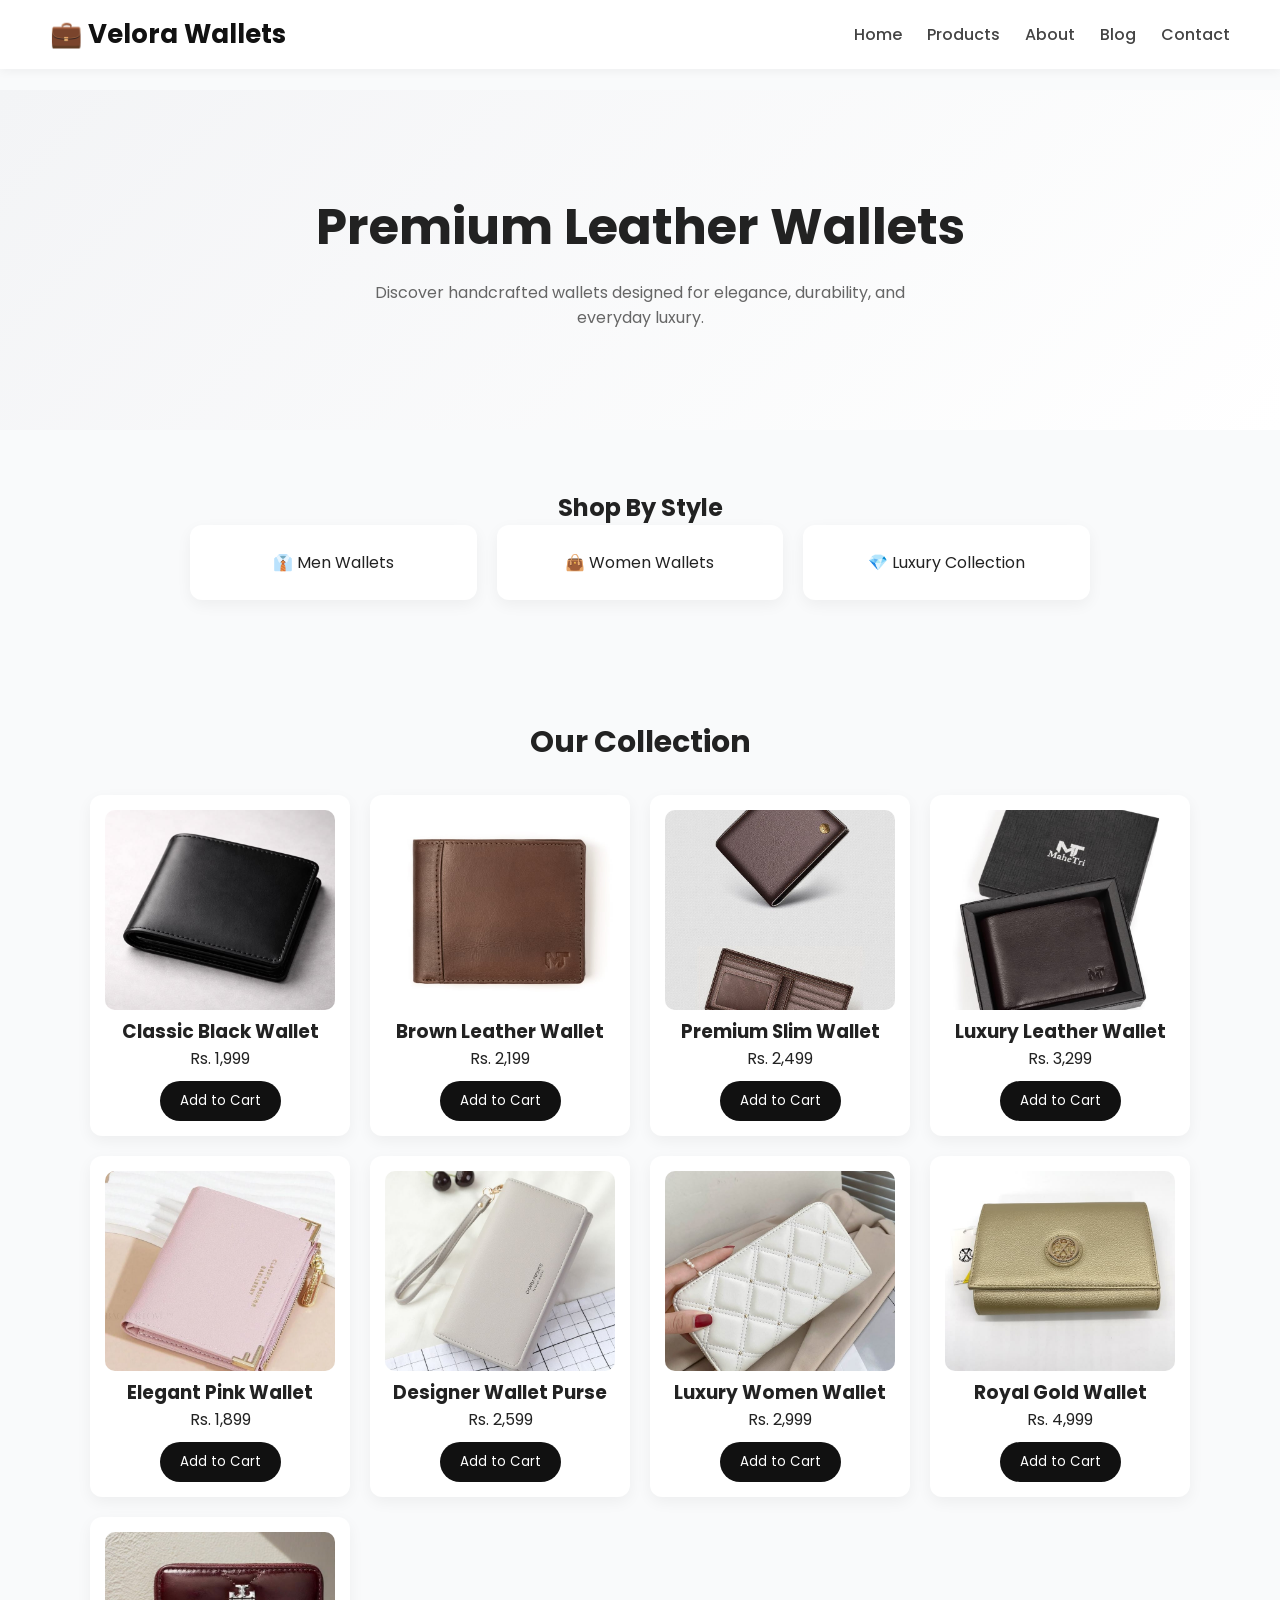
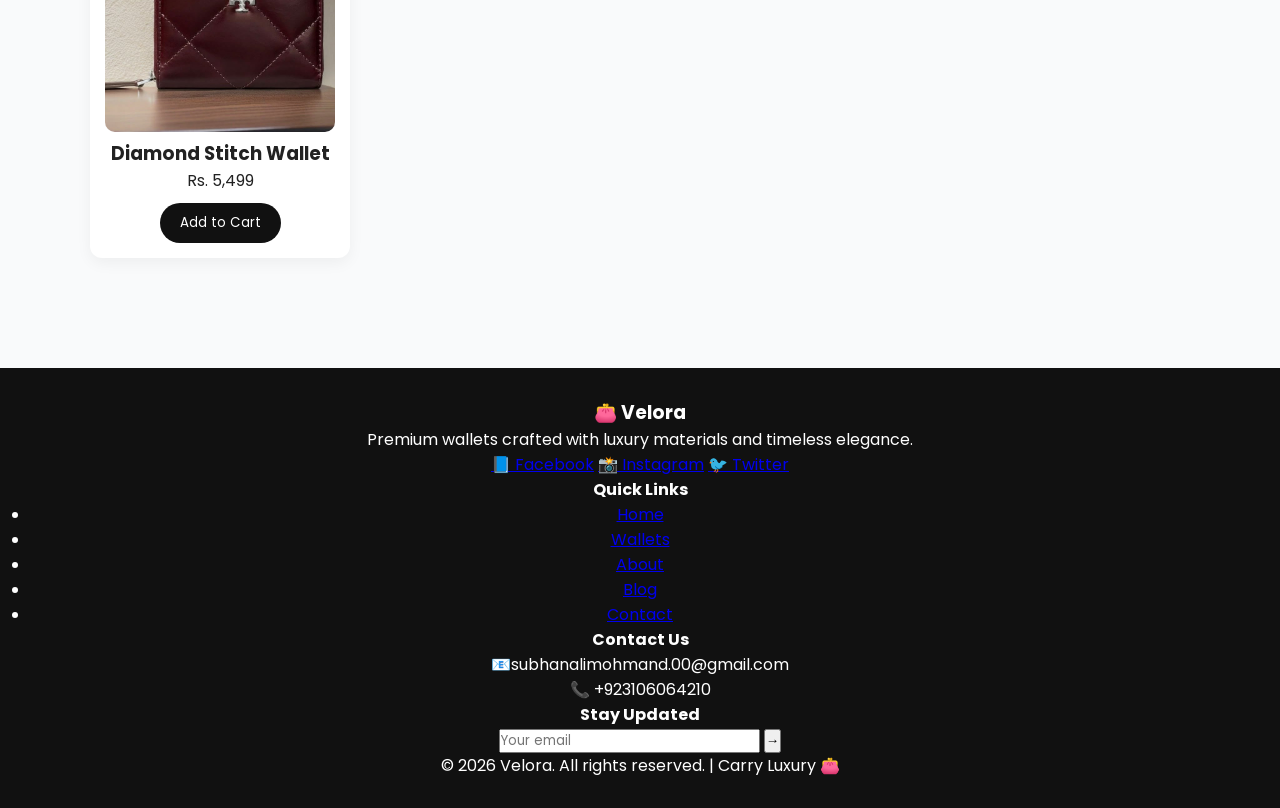
<file: index.html>
<!DOCTYPE html>
<html lang="en">
<head>
<meta charset="UTF-8">
<meta name="viewport" content="width=device-width, initial-scale=1.0">
<title>Velora Wallets - Premium Leather Wallets</title>

<link href="https://fonts.googleapis.com/css2?family=Poppins:wght@300;400;500;600;700&display=swap" rel="stylesheet">

<style>

*{
  margin:0;
  padding:0;
  box-sizing:border-box;
  font-family:'Poppins',sans-serif;
}

body{
  background:#f9fafb;
  color:#222;
}

/* NAVBAR */
.navbar{
  display:flex;
  justify-content:space-between;
  align-items:center;
  padding:15px 50px;
  background:white;
  position:fixed;
  width:100%;
  top:0;
  box-shadow:0 2px 10px rgba(0,0,0,0.05);
  z-index:1000;
}

.logo{
  font-size:26px;
  font-weight:700;
  color:#111;
}

.nav-links{
  display:flex;
  gap:25px;
  list-style:none;
}

.nav-links a{
  text-decoration:none;
  color:#444;
  font-weight:500;
}

.nav-links a:hover{
  color:#000;
}

/* HERO */
.hero{
  margin-top:90px;
  padding:100px 20px;
  text-align:center;
  background:linear-gradient(135deg,#f3f4f6,#ffffff);
}

.hero h1{
  font-size:50px;
  margin-bottom:15px;
}

.hero p{
  max-width:600px;
  margin:auto;
  color:#666;
}

/* CATEGORIES */
.categories{
  padding:60px 20px;
  text-align:center;
}

.category-grid{
  display:grid;
  grid-template-columns:repeat(3,1fr);
  gap:20px;
  max-width:900px;
  margin:auto;
}

.cat{
  padding:25px;
  background:white;
  border-radius:12px;
  cursor:pointer;
  box-shadow:0 5px 15px rgba(0,0,0,0.05);
}

.cat:hover{
  transform:translateY(-5px);
}

/* PRODUCTS */
.products{
  padding:60px 20px;
}

.section-title{
  text-align:center;
  margin-bottom:30px;
  font-size:30px;
}

.grid{
  display:grid;
  grid-template-columns:repeat(4,1fr);
  gap:20px;
  max-width:1100px;
  margin:auto;
}

.card{
  background:white;
  border-radius:12px;
  padding:15px;
  text-align:center;
  box-shadow:0 5px 15px rgba(0,0,0,0.05);
}

.card img{
  width:100%;
  border-radius:10px;
  height:200px;
  object-fit:cover;
}

.card button{
  margin-top:10px;
  padding:10px 20px;
  border:none;
  background:#111;
  color:white;
  border-radius:25px;
  cursor:pointer;
}

/* FOOTER */
footer{
  text-align:center;
  padding:30px;
  background:#111;
  color:white;
  margin-top:50px;
}

@media(max-width:768px){
  .grid{grid-template-columns:1fr;}
  .category-grid{grid-template-columns:1fr;}
  .hero h1{font-size:32px;}
}

</style>

</head>

<body>

<!-- NAV -->
<header class="navbar">
  <div class="logo">💼 Velora Wallets</div>
   <nav>
    <ul class="nav-links">
      <li><a href="index.html">Home</a></li>
      <li><a href="products.html" class="active">Products</a></li>
      <li><a href="about.html">About</a></li>
      <li><a href="blog.html">Blog</a></li>
      <li><a href="contact.html">Contact</a></li>
    </ul>
    
  </nav>
</header>

<!-- HERO -->
<section class="hero">
  <h1>Premium Leather Wallets</h1>
  <p>Discover handcrafted wallets designed for elegance, durability, and everyday luxury.</p>
</section>

<!-- CATEGORIES -->
<section class="categories">
  <h2>Shop By Style</h2>

  <div class="category-grid">

    <div class="cat" onclick="filter('men')">👔 Men Wallets</div>
    <div class="cat" onclick="filter('women')">👜 Women Wallets</div>
    <div class="cat" onclick="filter('luxury')">💎 Luxury Collection</div>

  </div>
</section>

<!-- PRODUCTS -->
<section class="products" id="products">

  <h2 class="section-title">Our Collection</h2>

  <div class="grid">

    <!-- MEN -->
    <div class="card men">
      <img src="images/blackwallet.jpg" alt="Classic Black Wallet">
      <h3>Classic Black Wallet</h3>
      <p>Rs. 1,999</p>
      <button>Add to Cart</button>
    </div>

    <div class="card men">
      <img src="images/brownwallet.jpg" alt="Brown Leather Wallet">
      <h3>Brown Leather Wallet</h3>
      <p>Rs. 2,199</p>
      <button>Add to Cart</button>
    </div>

    <div class="card men">
       <img src="images/slimwallet.jpg" alt="Premium Slim Wallet">
      <h3>Premium Slim Wallet</h3>
      <p>Rs. 2,499</p>
      <button>Add to Cart</button>
    </div>

    <div class="card men">
      <img src="images/luxuryleather.jpg" alt="Luxury Leather Wallet">
      <h3>Luxury Leather Wallet</h3>
      <p>Rs. 3,299</p>
      <button>Add to Cart</button>
    </div>

    <!-- WOMEN -->
    <div class="card women">
      <img src="images/pinkwallet.jpg" alt="Elegant Pink Wallet">
      <h3>Elegant Pink Wallet</h3>
      <p>Rs. 1,899</p>
      <button>Add to Cart</button>
    </div>

    <div class="card women">
       <img src="images/designerwallet.jpg" alt="Designer Wallet Purse">
      <h3>Designer Wallet Purse</h3>
      <p>Rs. 2,599</p>
      <button>Add to Cart</button>
    </div>

    <div class="card women">
       <img src="images/womenluxury.jpg" alt="Luxury Women Wallet">
      <h3>Luxury Women Wallet</h3>
      <p>Rs. 2,999</p>
      <button>Add to Cart</button>
    </div>

    <!-- LUXURY -->
    <div class="card luxury">
      <img src="images/goldwallet.jpg" alt="Royal Gold Wallet">
      <h3>Royal Gold Wallet</h3>
      <p>Rs. 4,999</p>
      <button>Add to Cart</button>
    </div>

    <div class="card luxury">
      <img src="images/diamondwallet.jpg" alt="Diamond Stitch Wallet">
      <h3>Diamond Stitch Wallet</h3>
      <p>Rs. 5,499</p>
      <button>Add to Cart</button>
    </div>

  </div>

</section>

<!-- FOOTER -->


<!-- SCRIPT -->
<script>
function filter(category){

  let cards = document.querySelectorAll('.card');

  cards.forEach(card => {

    if(category === 'all'){
      card.style.display = 'block';
    }
    else if(card.classList.contains(category)){
      card.style.display = 'block';
    }
    else{
      card.style.display = 'none';
    }

  });

  document.getElementById('products').scrollIntoView({behavior:'smooth'});
}
</script><!-- FOOTER -->

<footer>

  <div class="footer-content">

    <div class="footer-col">

      <h3>👛 Velora</h3>

      <p>
        Premium wallets crafted with luxury materials and timeless elegance.
      </p>

      <div class="social-links">
        <a href="#">📘 Facebook</a>
        <a href="#">📸 Instagram</a>
        <a href="#">🐦 Twitter</a>
      </div>

    </div>

    <div class="footer-col">

      <h4>Quick Links</h4>

      <ul>
        <li><a href="index.html">Home</a></li>
        <li><a href="products.html">Wallets</a></li>
        <li><a href="about.html">About</a></li>
        <li><a href="blog.html">Blog</a></li>
        <li><a href="contact.html">Contact</a></li>
      </ul>

    </div>

    <div class="footer-col">

      <h4>Contact Us</h4>

      <p>📧subhanalimohmand.00@gmail.com</p>
      <p>📞 +923106064210</p>

    </div>

    <div class="footer-col">

      <h4>Stay Updated</h4>

      <form class="footer-newsletter" onsubmit="subscribe(event)">

        <input type="email" placeholder="Your email" required>

        <button type="submit">→</button>

      </form>

    </div>

  </div>

  <div class="footer-bottom">

    <p>
      © 2026 Velora. All rights reserved. | Carry Luxury 👛
    </p>

  </div>

</footer>

</body>
</html>
</file>
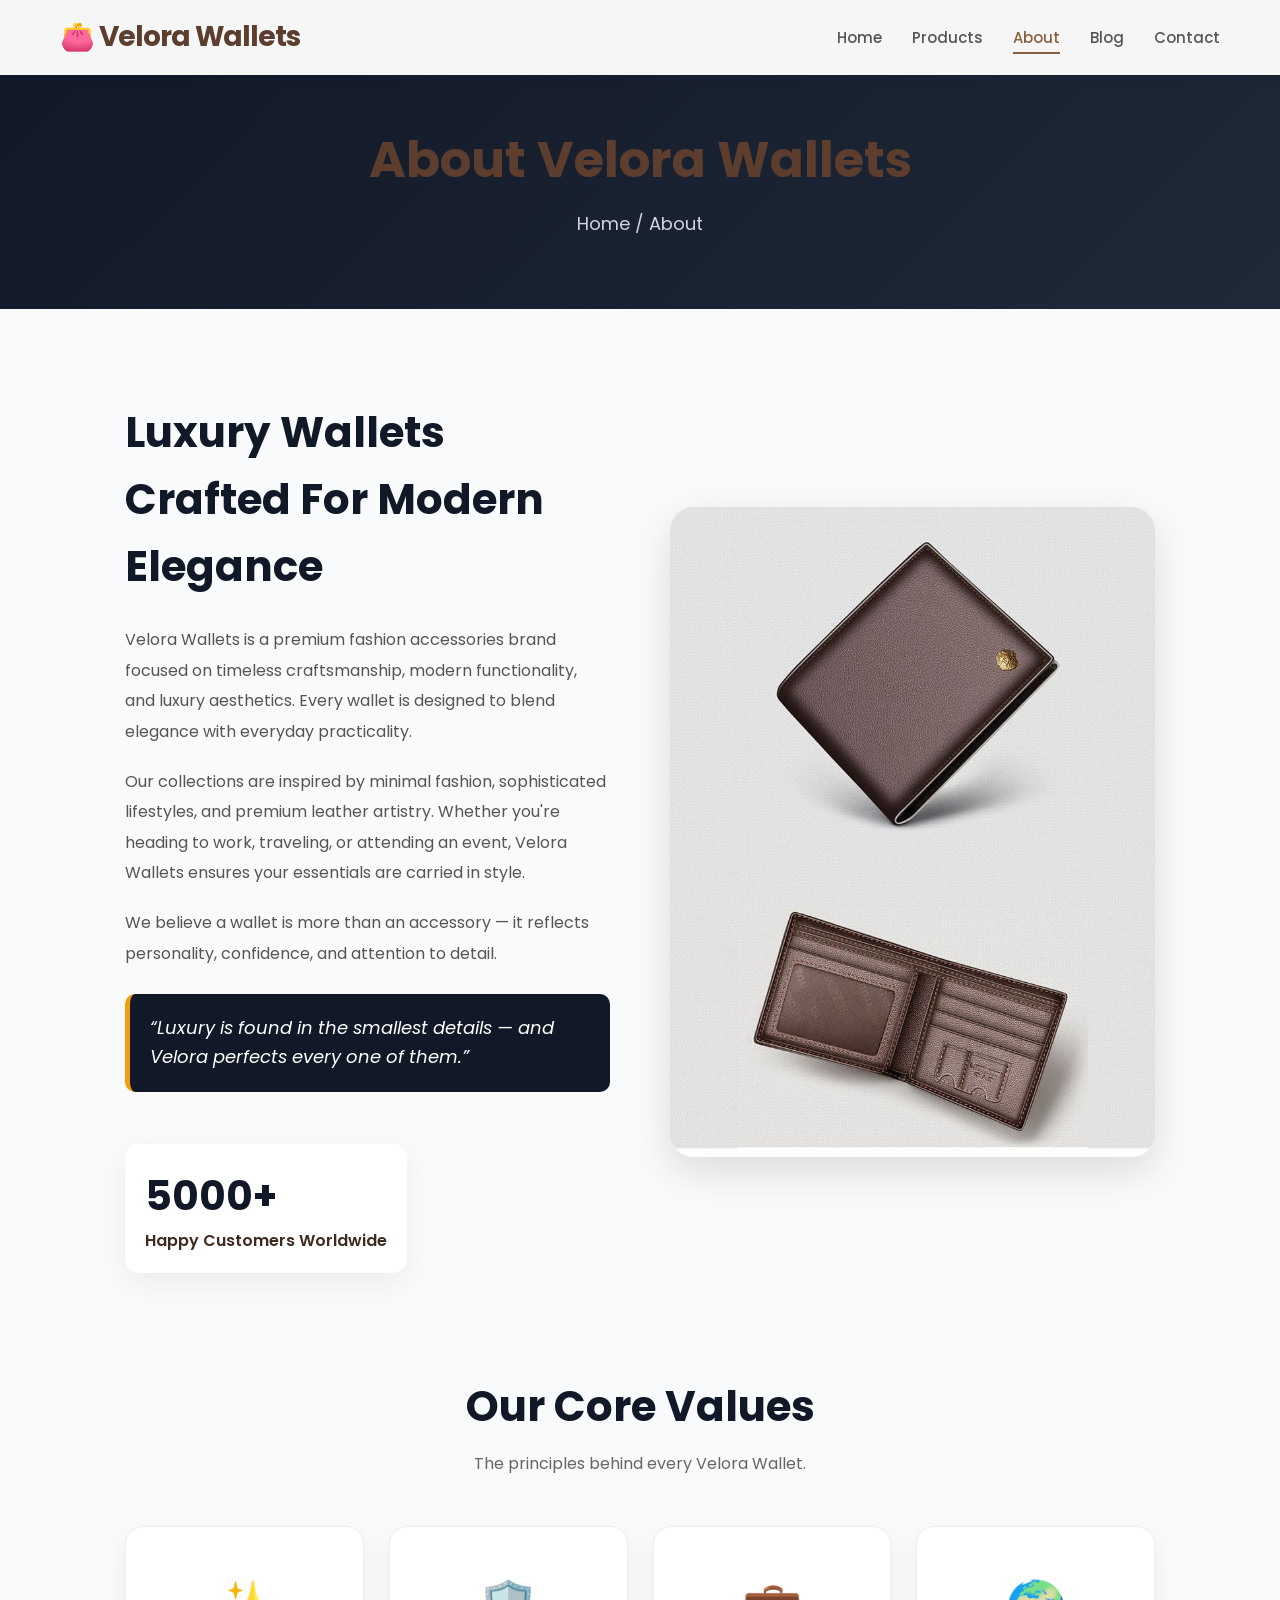
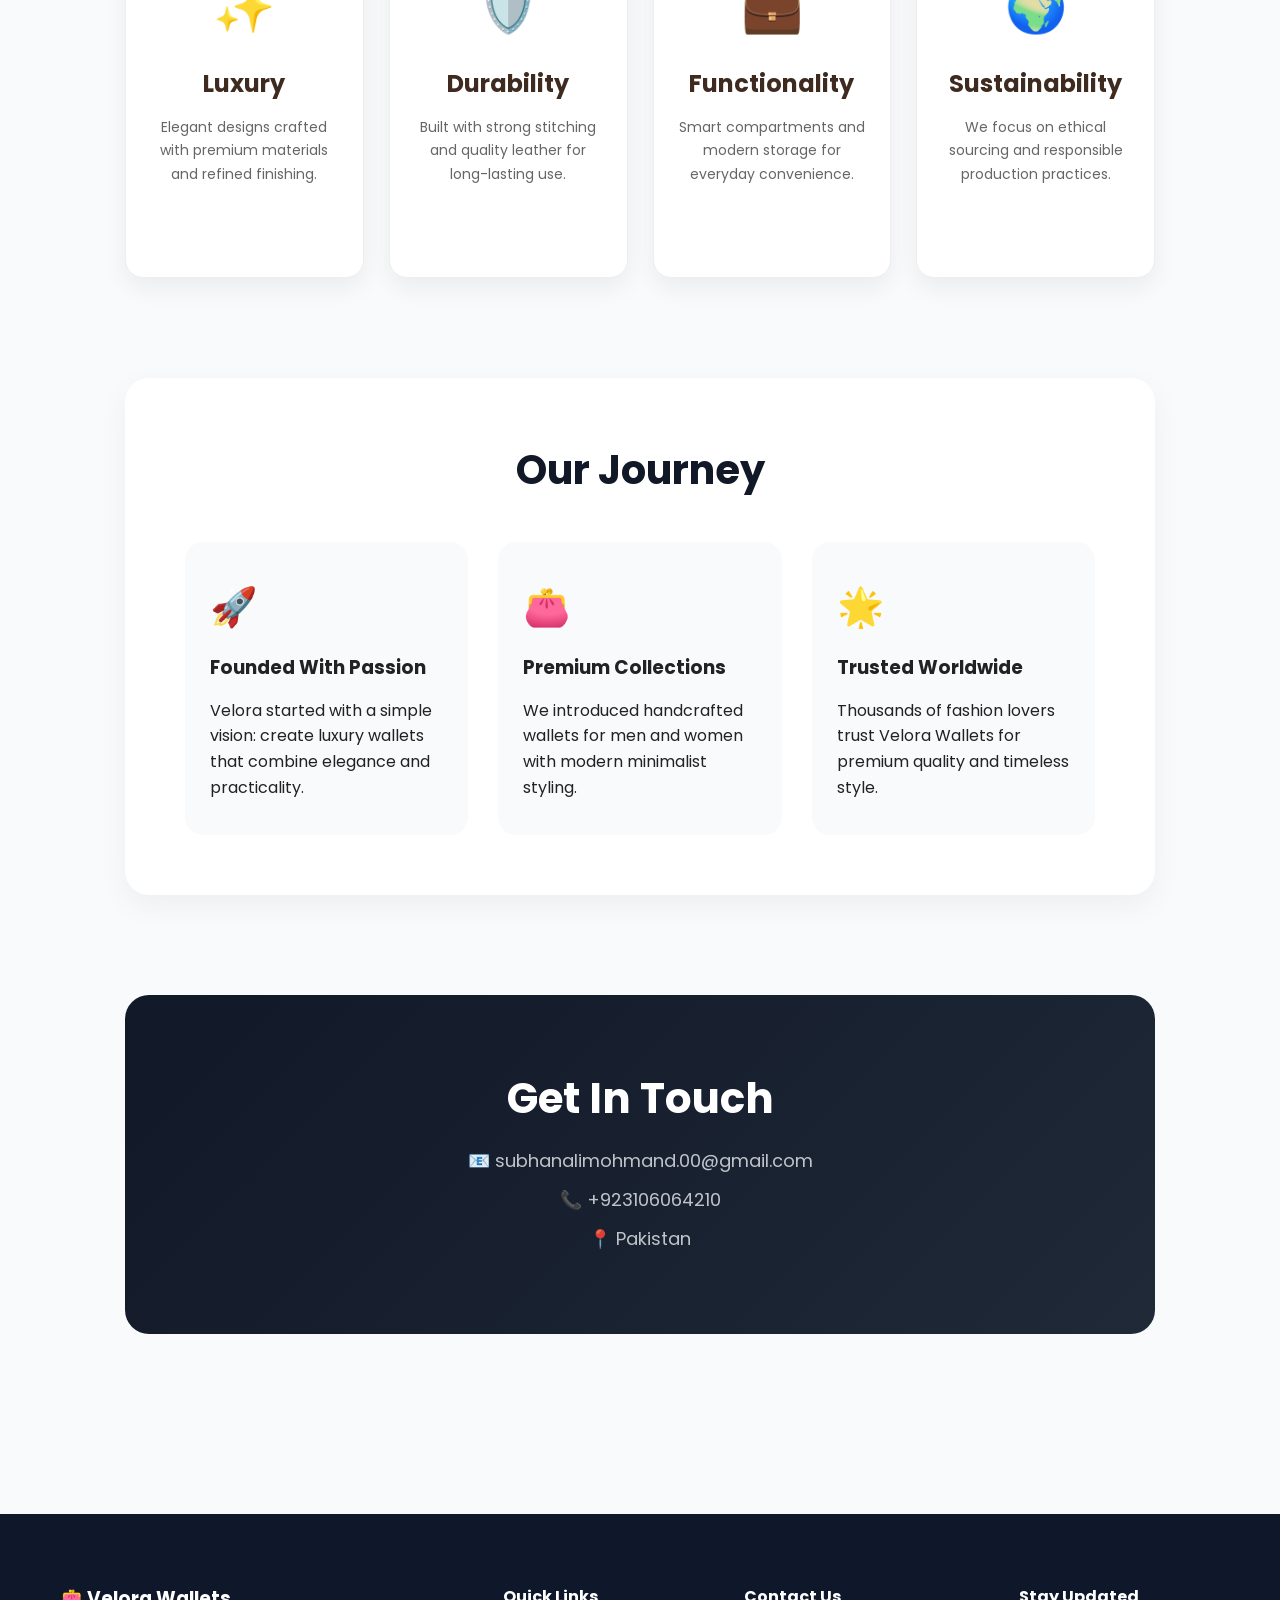
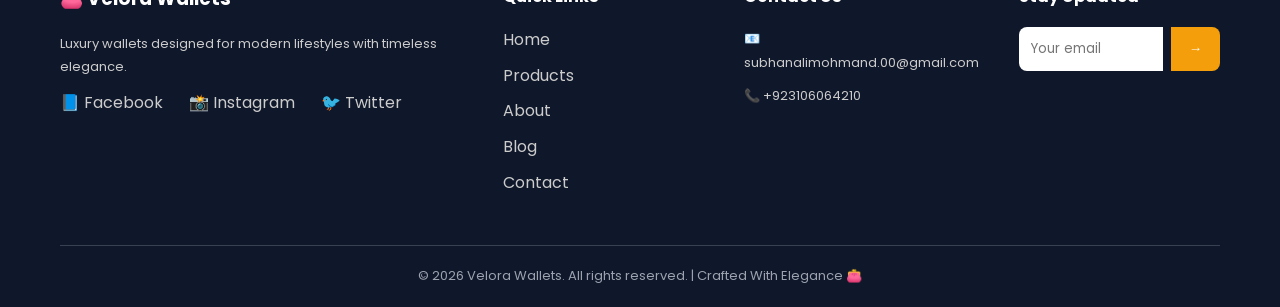
<file: about.html>
<!DOCTYPE html>
<html lang="en">
<head>

<meta charset="UTF-8">
<meta name="viewport" content="width=device-width, initial-scale=1.0">

<title>About - Velora Wallets</title>

<link rel="stylesheet" href="style.css">

<link href="https://fonts.googleapis.com/css2?family=Poppins:wght@300;400;500;600;700&display=swap" rel="stylesheet">

<style>

*{
  margin:0;
  padding:0;
  box-sizing:border-box;
  font-family:'Poppins',sans-serif;
}

body{
  background:#f8fafc;
  color:#222;
}

/* PAGE HEADER */

.page-header{
  background:linear-gradient(135deg,#111827,#1f2937);
  color:white;
  text-align:center;
  padding:120px 20px 70px;
}

.page-header h1{
  font-size:50px;
  margin-bottom:10px;
}

.page-header p{
  color:#d1d5db;
  font-size:18px;
}

/* ABOUT SECTION */

.about-page{
  padding:90px 60px;
}

.about-hero{
  display:grid;
  grid-template-columns:1fr 1fr;
  gap:60px;
  align-items:center;
  margin-bottom:100px;
}

.about-text h2{
  font-size:42px;
  color:#111827;
  margin-bottom:25px;
}

.about-text p{
  color:#555;
  line-height:1.9;
  margin-bottom:20px;
  font-size:16px;
}

.about-text blockquote{
  background:#111827;
  color:white;
  padding:20px;
  border-left:5px solid #f59e0b;
  border-radius:10px;
  margin-top:25px;
  font-style:italic;
}

.about-stat{
  margin-top:30px;
  background:#fff;
  padding:20px;
  border-radius:14px;
  box-shadow:0 10px 30px rgba(0,0,0,0.06);
  display:inline-block;
}

.about-stat span{
  display:block;
  font-size:40px;
  font-weight:700;
  color:#111827;
}

.about-image img{
  width:100%;
  border-radius:24px;
  box-shadow:0 15px 40px rgba(0,0,0,0.12);
}

/* VALUES SECTION */

.values-section{
  text-align:center;
  margin-bottom:100px;
}

.values-section h2{
  font-size:42px;
  color:#111827;
  margin-bottom:10px;
}

.values-section p{
  color:#666;
  margin-bottom:50px;
}

.values-grid{
  display:grid;
  grid-template-columns:repeat(4,1fr);
  gap:25px;
}

.value-card{
  background:white;
  padding:40px 25px;
  border-radius:18px;
  transition:0.3s;
  box-shadow:0 10px 25px rgba(0,0,0,0.06);
}

.value-card:hover{
  transform:translateY(-10px);
  background:#111827;
  color:white;
}

.value-card span{
  font-size:50px;
  display:block;
  margin-bottom:18px;
}

.value-card h3{
  margin-bottom:12px;
  font-size:24px;
}

.value-card p{
  line-height:1.7;
}

/* JOURNEY SECTION */

.journey-section{
  background:white;
  padding:60px;
  border-radius:24px;
  margin-bottom:100px;
  box-shadow:0 10px 30px rgba(0,0,0,0.05);
}

.journey-section h2{
  text-align:center;
  font-size:40px;
  margin-bottom:40px;
  color:#111827;
}

.journey-grid{
  display:grid;
  grid-template-columns:repeat(3,1fr);
  gap:30px;
}

.journey-card{
  background:#f9fafb;
  padding:35px 25px;
  border-radius:18px;
  transition:0.3s;
}

.journey-card:hover{
  transform:translateY(-8px);
  background:#111827;
  color:white;
}

.journey-card h3{
  margin-bottom:15px;
}

.journey-card span{
  font-size:38px;
  display:block;
  margin-bottom:15px;
}

/* CTA */

.contact-cta{
  background:linear-gradient(135deg,#111827,#1f2937);
  color:white;
  text-align:center;
  padding:70px 20px;
  border-radius:24px;
}

.contact-cta h2{
  font-size:42px;
  margin-bottom:15px;
}

.contact-cta p{
  font-size:18px;
  margin-bottom:10px;
  color:#d1d5db;
}

/* FOOTER */

footer{
  background:#0f172a;
  color:#ccc;
  padding:70px 60px 20px;
  margin-top:90px;
}

.footer-content{
  display:grid;
  grid-template-columns:2fr 1fr 1fr 1fr;
  gap:40px;
}

.footer-col h3,
.footer-col h4{
  color:white;
  margin-bottom:18px;
}

.footer-col ul{
  list-style:none;
}

.footer-col ul li{
  margin-bottom:10px;
}

.footer-col ul li a{
  color:#ccc;
  text-decoration:none;
}

.footer-col ul li a:hover{
  color:white;
}

.social-links a{
  color:#ccc;
  margin-right:12px;
  text-decoration:none;
}

.footer-newsletter{
  display:flex;
  margin-top:15px;
}

.footer-newsletter input{
  padding:12px;
  width:100%;
  border:none;
  outline:none;
  border-radius:8px 0 0 8px;
}

.footer-newsletter button{
  padding:12px 18px;
  border:none;
  background:#f59e0b;
  color:white;
  border-radius:0 8px 8px 0;
  cursor:pointer;
}

.footer-bottom{
  text-align:center;
  margin-top:40px;
  border-top:1px solid #374151;
  padding-top:20px;
  color:#9ca3af;
}

/* RESPONSIVE */

@media(max-width:992px){

  .about-hero{
    grid-template-columns:1fr;
  }

  .values-grid{
    grid-template-columns:repeat(2,1fr);
  }

  .journey-grid{
    grid-template-columns:1fr;
  }

}

@media(max-width:768px){

  .about-page{
    padding:60px 20px;
  }

  .values-grid{
    grid-template-columns:1fr;
  }

  .footer-content{
    grid-template-columns:1fr;
  }

  .page-header h1{
    font-size:38px;
  }

  .about-text h2{
    font-size:34px;
  }

}

</style>

</head>

<body>

<header>

<div class="navbar">

  <h2 class="logo">👛 Velora Wallets</h2>

  <nav>

    <ul class="nav-links">

      <li><a href="index.html">Home</a></li>
      <li><a href="products.html">Products</a></li>
      <li><a href="about.html" class="active">About</a></li>
      <li><a href="blog.html">Blog</a></li>
      <li><a href="contact.html">Contact</a></li>

    </ul>

  </nav>

</div>

</header>

<!-- PAGE HEADER -->

<section class="page-header">

  <h1>About Velora Wallets</h1>

  <p>Home / About</p>

</section>

<!-- ABOUT PAGE -->

<section class="about-page">

  <!-- HERO -->

  <div class="about-hero">

    <div class="about-text">

      <h2>Luxury Wallets Crafted For Modern Elegance</h2>

      <p>
      Velora Wallets is a premium fashion accessories brand focused on timeless craftsmanship, modern functionality, and luxury aesthetics. Every wallet is designed to blend elegance with everyday practicality.
      </p>

      <p>
      Our collections are inspired by minimal fashion, sophisticated lifestyles, and premium leather artistry. Whether you're heading to work, traveling, or attending an event, Velora Wallets ensures your essentials are carried in style.
      </p>

      <p>
      We believe a wallet is more than an accessory — it reflects personality, confidence, and attention to detail.
      </p>

      <blockquote>
      “Luxury is found in the smallest details — and Velora perfects every one of them.”
      </blockquote>

      <div class="about-stat">

        <span>5000+</span>

        Happy Customers Worldwide

      </div>

    </div>

    <div class="about-image">

      <img src="images/slimwallet.jpg" alt="Velora Wallets">

    </div>

  </div>

  <!-- VALUES -->

  <div class="values-section">

    <h2>Our Core Values</h2>

    <p>The principles behind every Velora Wallet.</p>

    <div class="values-grid">

      <div class="value-card">

        <span>✨</span>

        <h3>Luxury</h3>

        <p>
        Elegant designs crafted with premium materials and refined finishing.
        </p>

      </div>

      <div class="value-card">

        <span>🛡️</span>

        <h3>Durability</h3>

        <p>
        Built with strong stitching and quality leather for long-lasting use.
        </p>

      </div>

      <div class="value-card">

        <span>💼</span>

        <h3>Functionality</h3>

        <p>
        Smart compartments and modern storage for everyday convenience.
        </p>

      </div>

      <div class="value-card">

        <span>🌍</span>

        <h3>Sustainability</h3>

        <p>
        We focus on ethical sourcing and responsible production practices.
        </p>

      </div>

    </div>

  </div>

  <!-- JOURNEY -->

  <div class="journey-section">

    <h2>Our Journey</h2>

    <div class="journey-grid">

      <div class="journey-card">

        <span>🚀</span>

        <h3>Founded With Passion</h3>

        <p>
        Velora started with a simple vision: create luxury wallets that combine elegance and practicality.
        </p>

      </div>

      <div class="journey-card">

        <span>👛</span>

        <h3>Premium Collections</h3>

        <p>
        We introduced handcrafted wallets for men and women with modern minimalist styling.
        </p>

      </div>

      <div class="journey-card">

        <span>🌟</span>

        <h3>Trusted Worldwide</h3>

        <p>
        Thousands of fashion lovers trust Velora Wallets for premium quality and timeless style.
        </p>

      </div>

    </div>

  </div>

  <!-- CONTACT CTA -->

  <div class="contact-cta">

    <h2>Get In Touch</h2>

    <p>📧 subhanalimohmand.00@gmail.com</p>

    <p>📞 +923106064210</p>

    <p>📍 Pakistan</p>

  </div>

</section>

<!-- FOOTER -->

<footer>

<div class="footer-content">

  <div class="footer-col">

    <h3>👛 Velora Wallets</h3>

    <p>
    Luxury wallets designed for modern lifestyles with timeless elegance.
    </p>

    <div class="social-links">

      <a href="#">📘 Facebook</a>

      <a href="#">📸 Instagram</a>

      <a href="#">🐦 Twitter</a>

    </div>

  </div>

  <div class="footer-col">

    <h4>Quick Links</h4>

    <ul>

      <li><a href="index.html">Home</a></li>
      <li><a href="products.html">Products</a></li>
      <li><a href="about.html">About</a></li>
      <li><a href="blog.html">Blog</a></li>
      <li><a href="contact.html">Contact</a></li>

    </ul>

  </div>

  <div class="footer-col">

    <h4>Contact Us</h4>

    <p>📧 subhanalimohmand.00@gmail.com</p>

    <p>📞 +923106064210</p>

  </div>

  <div class="footer-col">

    <h4>Stay Updated</h4>

    <form class="footer-newsletter">

      <input type="email" placeholder="Your email" required>

      <button type="submit">→</button>

    </form>

  </div>

</div>

<div class="footer-bottom">

  <p>
  © 2026 Velora Wallets. All rights reserved. | Crafted With Elegance 👛
  </p>

</div>

</footer>

</body>
</html>
</file>
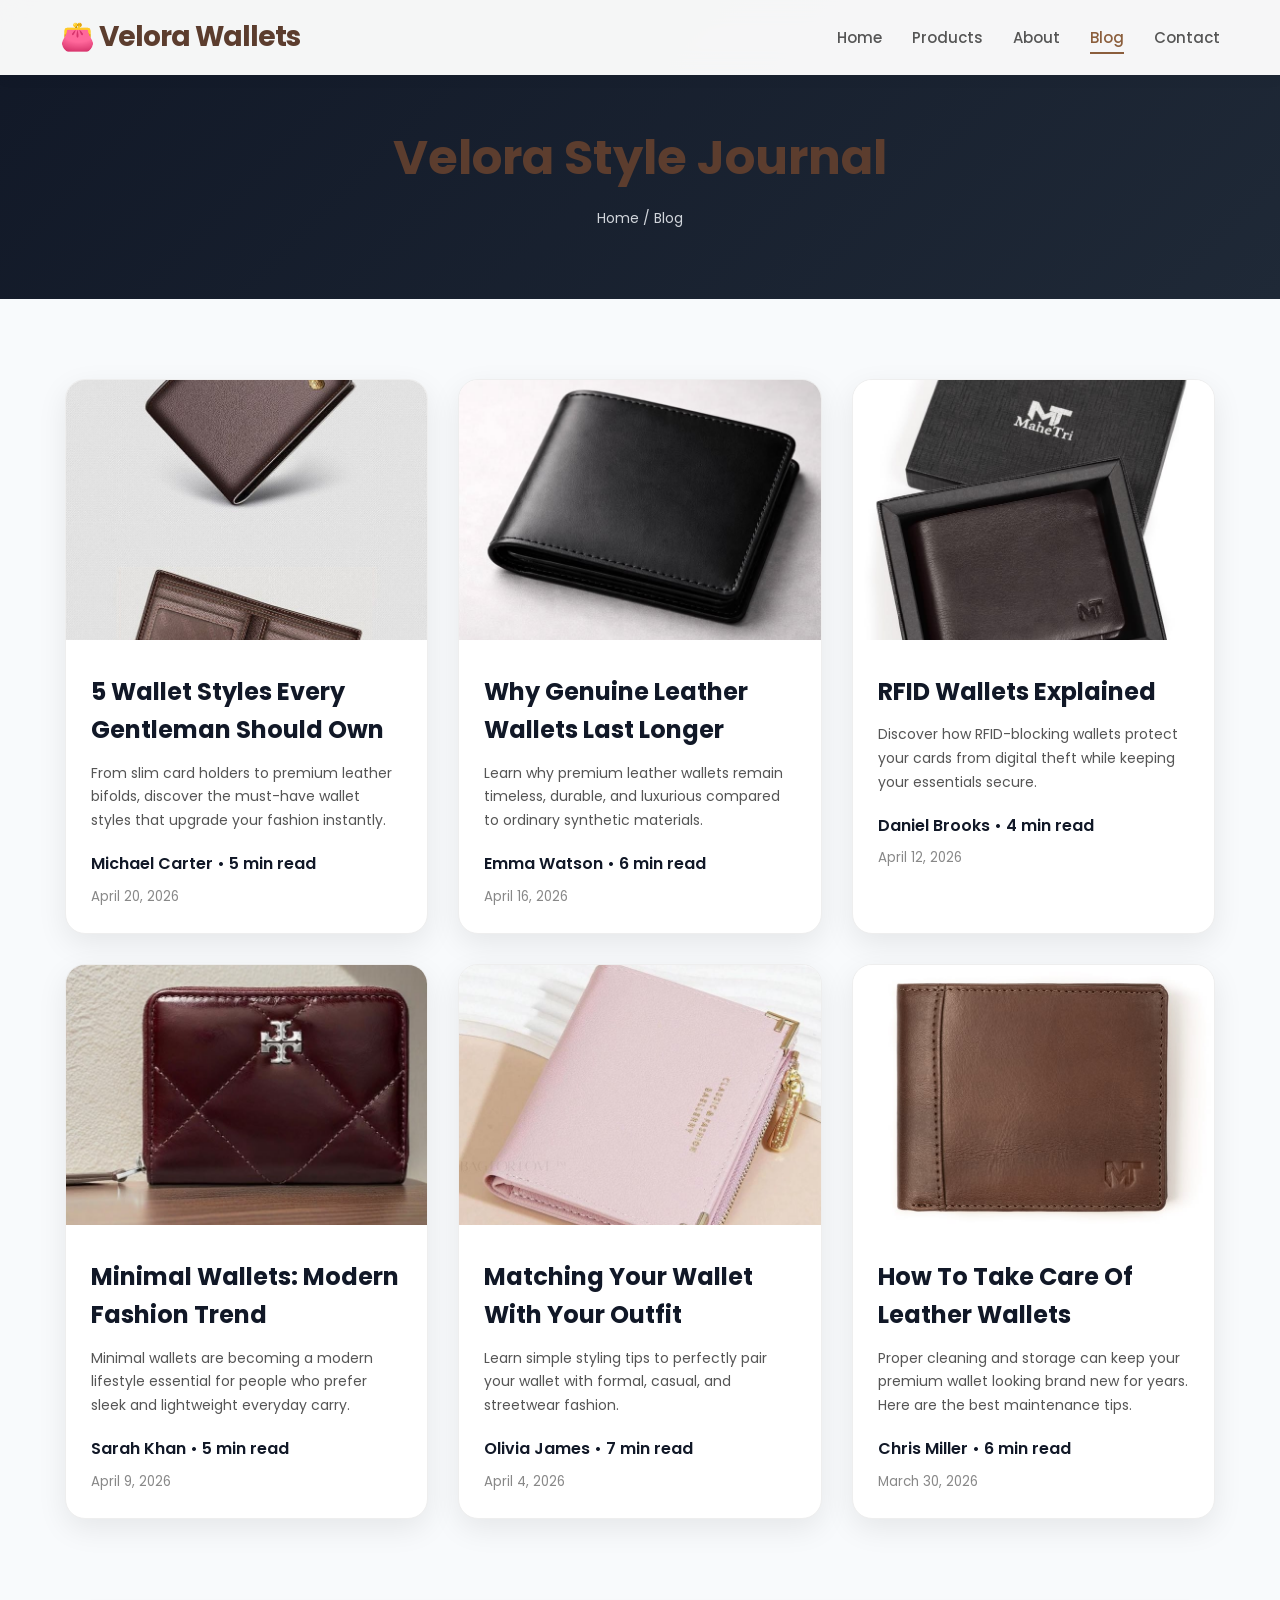
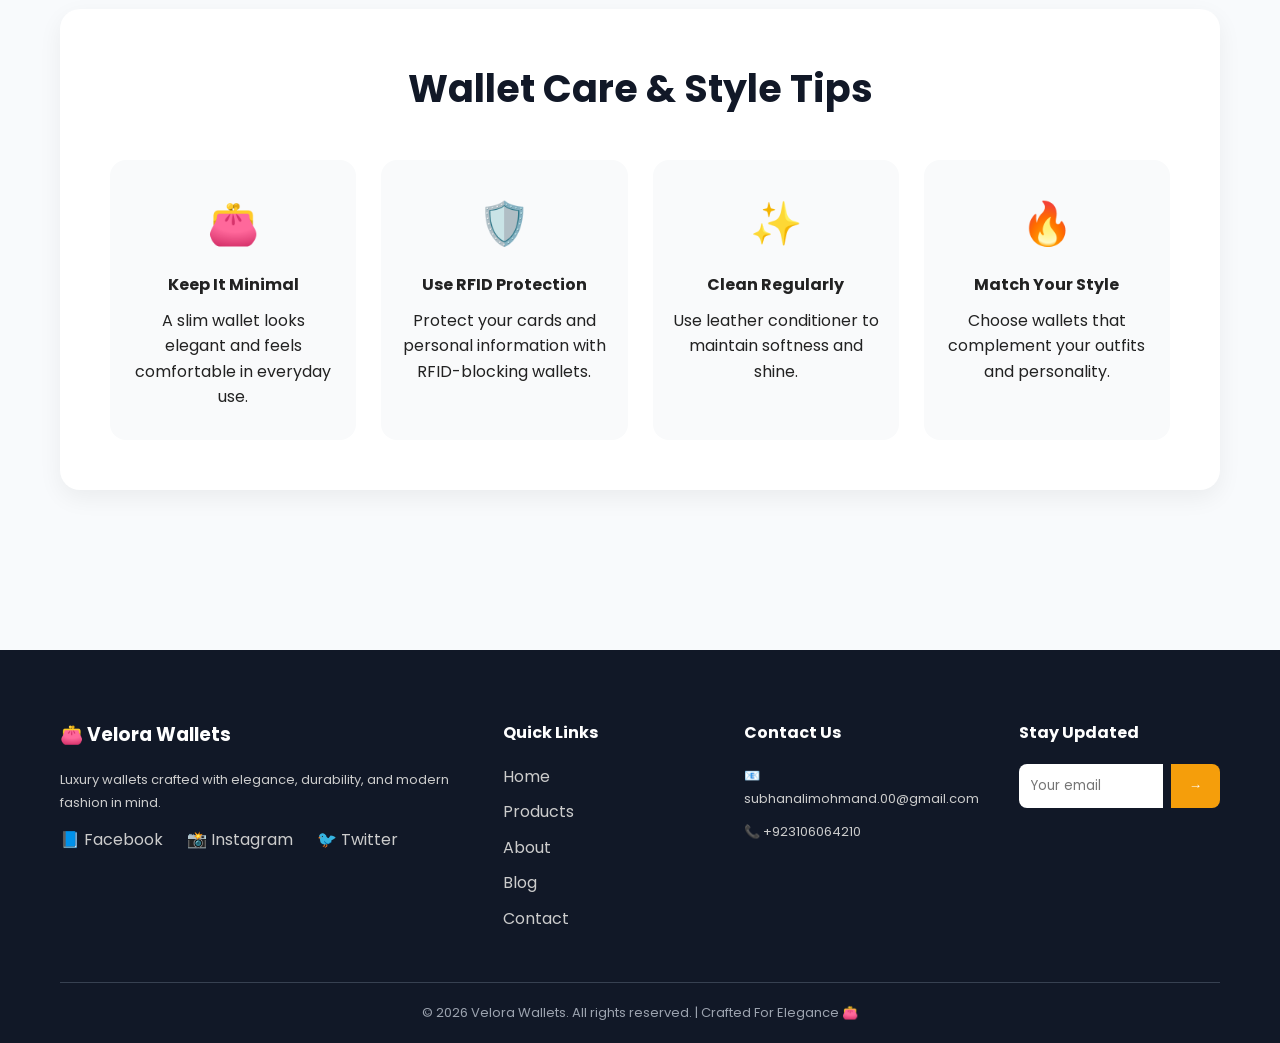
<file: blog.html>
<!DOCTYPE html>
<html lang="en">
<head>
<meta charset="UTF-8">
<meta name="viewport" content="width=device-width, initial-scale=1.0">
<title>Blog - Velora Wallets</title>

<link rel="stylesheet" href="style.css">

<link href="https://fonts.googleapis.com/css2?family=Poppins:wght@300;400;500;600;700&display=swap" rel="stylesheet">

<style>

body{
  font-family:'Poppins',sans-serif;
  background:#f8fafc;
  margin:0;
  padding:0;
  color:#222;
}

.page-header{
  background:linear-gradient(135deg,#111827,#1f2937);
  color:white;
  text-align:center;
  padding:120px 20px 70px;
}

.page-header h1{
  font-size:48px;
  margin-bottom:10px;
}

.page-header p{
  color:#d1d5db;
}

.blog-page{
  padding:80px 60px;
}

.blog-grid-full{
  display:grid;
  grid-template-columns:repeat(3,1fr);
  gap:30px;
}

.blog-card{
  background:white;
  border-radius:20px;
  overflow:hidden;
  box-shadow:0 10px 30px rgba(0,0,0,0.08);
  transition:0.3s;
}

.blog-card:hover{
  transform:translateY(-10px);
}

.blog-card img{
  width:100%;
  height:260px;
  object-fit:cover;
}

.blog-card-content{
  padding:25px;
}

.blog-card-content h3{
  font-size:24px;
  margin-bottom:12px;
  color:#111827;
}

.blog-card-content p{
  color:#555;
  line-height:1.7;
  margin-bottom:18px;
}

.blog-card-content span{
  display:block;
  color:#111827;
  font-weight:600;
  margin-bottom:6px;
}

.blog-card-content small{
  color:#888;
}

.tips-section{
  margin-top:90px;
  background:white;
  padding:50px;
  border-radius:20px;
  box-shadow:0 8px 25px rgba(0,0,0,0.06);
}

.tips-section h2{
  text-align:center;
  margin-bottom:40px;
  font-size:38px;
  color:#111827;
}

.tips-grid{
  display:grid;
  grid-template-columns:repeat(4,1fr);
  gap:25px;
}

.tip-box{
  background:#f9fafb;
  padding:30px 20px;
  border-radius:16px;
  text-align:center;
  transition:0.3s;
}

.tip-box:hover{
  background:#111827;
  color:white;
  transform:translateY(-8px);
}

.tip-box span{
  font-size:42px;
  display:block;
  margin-bottom:15px;
}

.tip-box h4{
  margin-bottom:10px;
}

footer{
  background:#111827;
  color:#ccc;
  padding:70px 60px 20px;
  margin-top:80px;
}

.footer-content{
  display:grid;
  grid-template-columns:2fr 1fr 1fr 1fr;
  gap:40px;
}

.footer-col h3,
.footer-col h4{
  color:white;
  margin-bottom:18px;
}

.footer-col ul{
  list-style:none;
  padding:0;
}

.footer-col ul li{
  margin-bottom:10px;
}

.footer-col ul li a{
  color:#ccc;
  text-decoration:none;
}

.footer-col ul li a:hover{
  color:white;
}

.social-links a{
  display:inline-block;
  margin-right:10px;
  color:#ccc;
  text-decoration:none;
}

.footer-newsletter{
  display:flex;
  margin-top:10px;
}

.footer-newsletter input{
  padding:12px;
  border:none;
  outline:none;
  width:100%;
  border-radius:8px 0 0 8px;
}

.footer-newsletter button{
  padding:12px 18px;
  border:none;
  background:#f59e0b;
  color:white;
  cursor:pointer;
  border-radius:0 8px 8px 0;
}

.footer-bottom{
  border-top:1px solid #374151;
  margin-top:40px;
  padding-top:20px;
  text-align:center;
  color:#9ca3af;
}

@media(max-width:992px){

  .blog-grid-full{
    grid-template-columns:repeat(2,1fr);
  }

  .tips-grid{
    grid-template-columns:repeat(2,1fr);
  }

}

@media(max-width:768px){

  .blog-page{
    padding:50px 20px;
  }

  .blog-grid-full{
    grid-template-columns:1fr;
  }

  .tips-grid{
    grid-template-columns:1fr;
  }

  .footer-content{
    grid-template-columns:1fr;
  }

  .page-header h1{
    font-size:36px;
  }

}

</style>

</head>

<body>

<header>

<div class="navbar">

  <h2 class="logo">👛 Velora Wallets</h2>

  <nav>
    <ul class="nav-links">
      <li><a href="index.html">Home</a></li>
      <li><a href="products.html">Products</a></li>
      <li><a href="about.html">About</a></li>
      <li><a href="blog.html" class="active">Blog</a></li>
      <li><a href="contact.html">Contact</a></li>
    </ul>
  </nav>

</div>

</header>

<!-- PAGE HEADER -->

<section class="page-header">

  <h1>Velora Style Journal</h1>

  <p>Home / Blog</p>

</section>

<!-- BLOG SECTION -->

<section class="blog-page">

<div class="blog-grid-full">

  <!-- BLOG 1 -->

  <div class="blog-card">

    <img src="images/slimwallet.jpg" alt="Luxury Wallet">

    <div class="blog-card-content">

      <h3>5 Wallet Styles Every Gentleman Should Own</h3>

      <p>
      From slim card holders to premium leather bifolds, discover the must-have wallet styles that upgrade your fashion instantly.
      </p>

      <span>Michael Carter • 5 min read</span>

      <small>April 20, 2026</small>

    </div>

  </div>

  <!-- BLOG 2 -->

  <div class="blog-card">

    <img src="images/blackwallet.jpg" alt="Leather Wallet">

    <div class="blog-card-content">

      <h3>Why Genuine Leather Wallets Last Longer</h3>

      <p>
      Learn why premium leather wallets remain timeless, durable, and luxurious compared to ordinary synthetic materials.
      </p>

      <span>Emma Watson • 6 min read</span>

      <small>April 16, 2026</small>

    </div>

  </div>

  <!-- BLOG 3 -->

  <div class="blog-card">

    <img src="images/luxuryleather.jpg" alt="RFID Wallet">

    <div class="blog-card-content">

      <h3>RFID Wallets Explained</h3>

      <p>
      Discover how RFID-blocking wallets protect your cards from digital theft while keeping your essentials secure.
      </p>

      <span>Daniel Brooks • 4 min read</span>

      <small>April 12, 2026</small>

    </div>

  </div>

  <!-- BLOG 4 -->

  <div class="blog-card">

    <img src="images/diamondwallet.jpg" alt="Minimal Wallet">

    <div class="blog-card-content">

      <h3>Minimal Wallets: Modern Fashion Trend</h3>

      <p>
      Minimal wallets are becoming a modern lifestyle essential for people who prefer sleek and lightweight everyday carry.
      </p>

      <span>Sarah Khan • 5 min read</span>

      <small>April 9, 2026</small>

    </div>

  </div>

  <!-- BLOG 5 -->

  <div class="blog-card">

    <img src="images/pinkwallet.jpg" alt="Luxury Fashion">

    <div class="blog-card-content">

      <h3>Matching Your Wallet With Your Outfit</h3>

      <p>
      Learn simple styling tips to perfectly pair your wallet with formal, casual, and streetwear fashion.
      </p>

      <span>Olivia James • 7 min read</span>

      <small>April 4, 2026</small>

    </div>

  </div>

  <!-- BLOG 6 -->

  <div class="blog-card">

    <img src="images/brownwallet.jpg" alt="Premium Wallet">

    <div class="blog-card-content">

      <h3>How To Take Care Of Leather Wallets</h3>

      <p>
      Proper cleaning and storage can keep your premium wallet looking brand new for years. Here are the best maintenance tips.
      </p>

      <span>Chris Miller • 6 min read</span>

      <small>March 30, 2026</small>

    </div>

  </div>

</div>

<!-- EXTRA DETAILING SECTION -->

<div class="tips-section">

  <h2>Wallet Care & Style Tips</h2>

  <div class="tips-grid">

    <div class="tip-box">
      <span>👛</span>
      <h4>Keep It Minimal</h4>
      <p>A slim wallet looks elegant and feels comfortable in everyday use.</p>
    </div>

    <div class="tip-box">
      <span>🛡️</span>
      <h4>Use RFID Protection</h4>
      <p>Protect your cards and personal information with RFID-blocking wallets.</p>
    </div>

    <div class="tip-box">
      <span>✨</span>
      <h4>Clean Regularly</h4>
      <p>Use leather conditioner to maintain softness and shine.</p>
    </div>

    <div class="tip-box">
      <span>🔥</span>
      <h4>Match Your Style</h4>
      <p>Choose wallets that complement your outfits and personality.</p>
    </div>

  </div>

</div>

</section>

<!-- FOOTER -->

<footer>

<div class="footer-content">

  <div class="footer-col">

    <h3>👛 Velora Wallets</h3>

    <p>
    Luxury wallets crafted with elegance, durability, and modern fashion in mind.
    </p>

    <div class="social-links">
      <a href="#">📘 Facebook</a>
      <a href="#">📸 Instagram</a>
      <a href="#">🐦 Twitter</a>
    </div>

  </div>

  <div class="footer-col">

    <h4>Quick Links</h4>

    <ul>
      <li><a href="index.html">Home</a></li>
      <li><a href="products.html">Products</a></li>
      <li><a href="about.html">About</a></li>
      <li><a href="blog.html">Blog</a></li>
      <li><a href="contact.html">Contact</a></li>
    </ul>

  </div>

  <div class="footer-col">

    <h4>Contact Us</h4>

    <p>📧 subhanalimohmand.00@gmail.com</p>

    <p>📞 +923106064210</p>

  </div>

  <div class="footer-col">

    <h4>Stay Updated</h4>

    <form class="footer-newsletter">

      <input type="email" placeholder="Your email" required>

      <button type="submit">→</button>

    </form>

  </div>

</div>

<div class="footer-bottom">

  <p>© 2026 Velora Wallets. All rights reserved. | Crafted For Elegance 👛</p>

</div>

</footer>

</body>
</html>
</file>
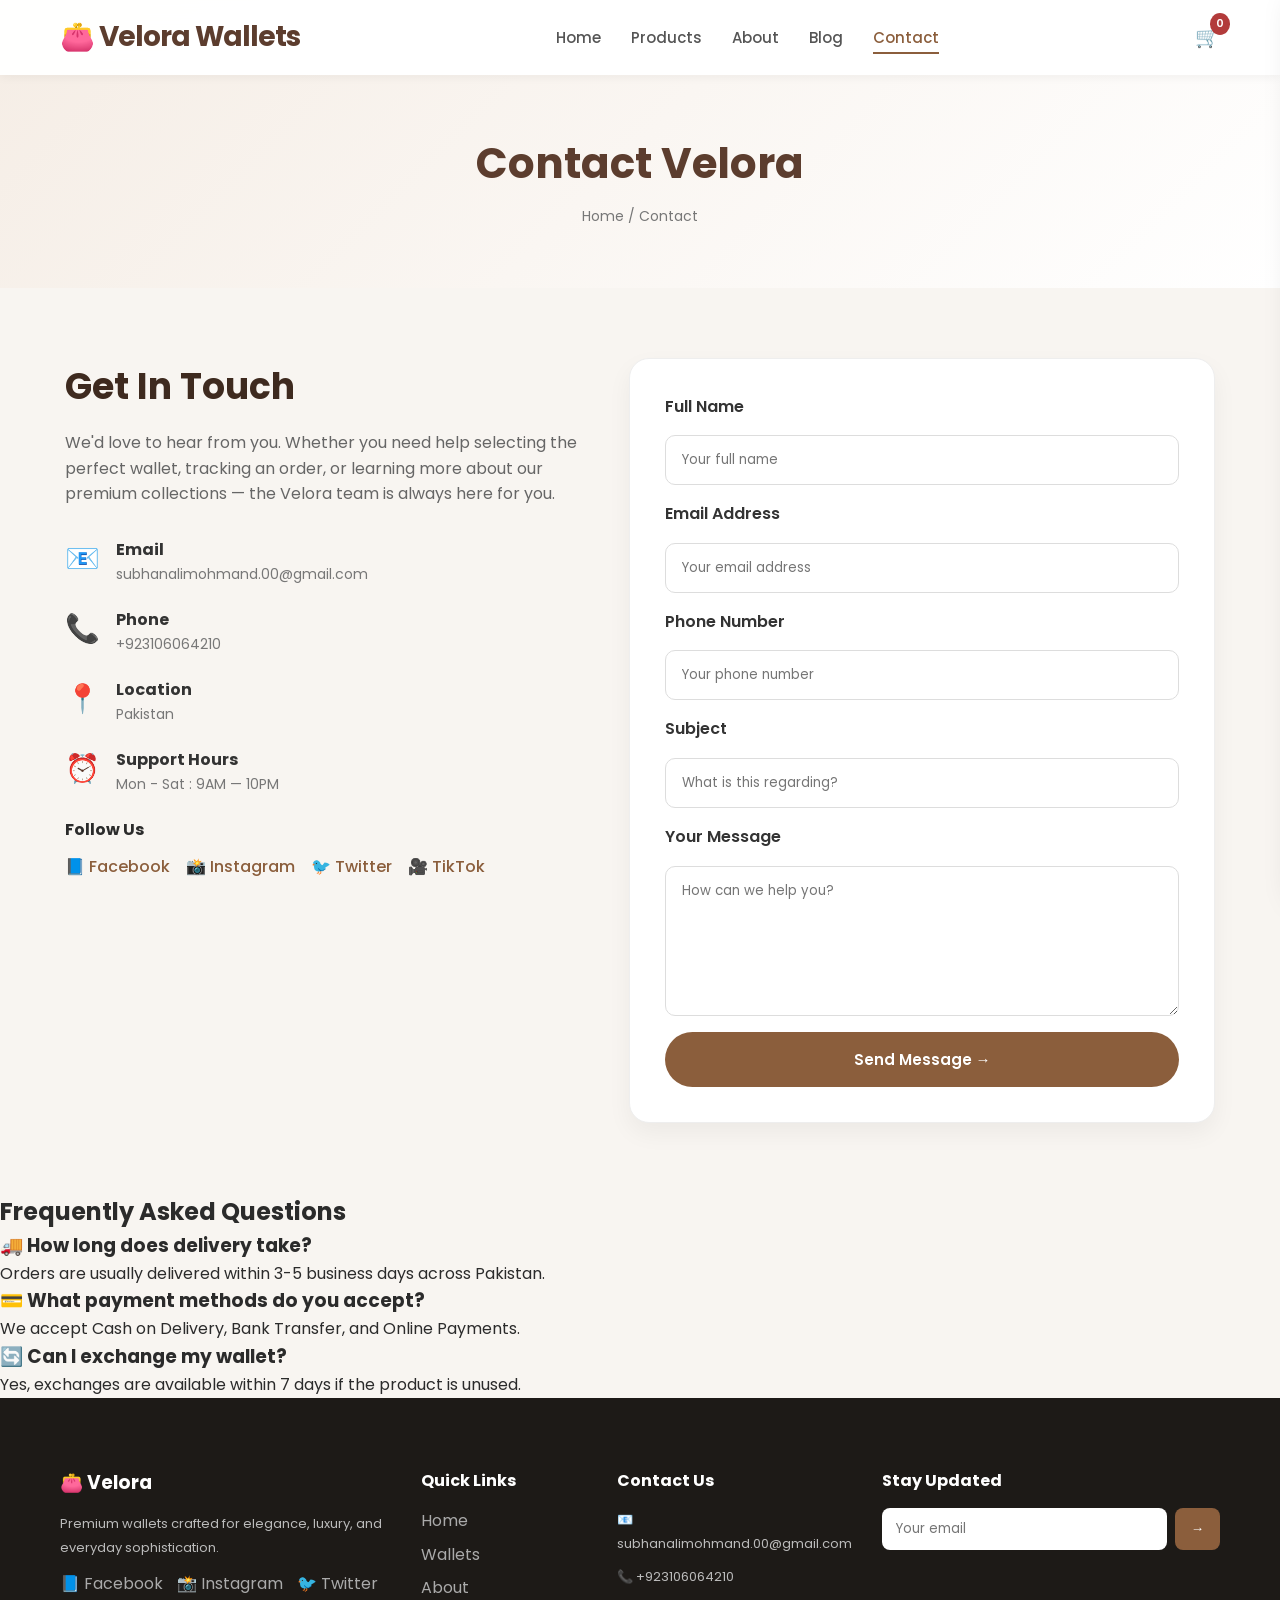
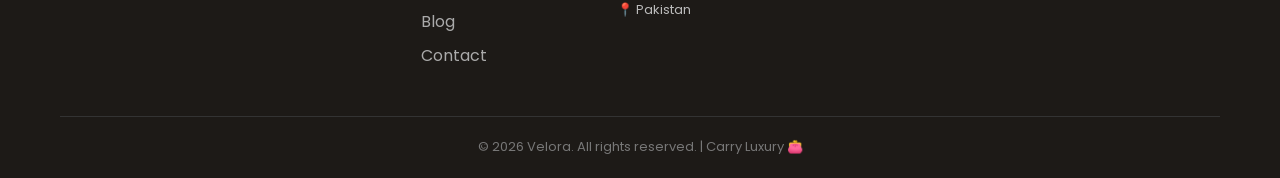
<file: contact.html>
<!DOCTYPE html>
<html lang="en">
<head>

<meta charset="UTF-8">

<meta name="viewport" content="width=device-width, initial-scale=1.0">

<title></title>

<link rel="stylesheet" href="style.css">

<link href="https://fonts.googleapis.com/css2?family=Poppins:wght@300;400;500;600;700&display=swap" rel="stylesheet">

</head>

<body>

<!-- ================= HEADER ================= -->

<header>

<div class="navbar">

  <h2 class="logo">👛 Velora Wallets</h2>

  <nav>

    <ul class="nav-links">

      <li><a href="index.html">Home</a></li>

      <li><a href="products.html">Products</a></li>

      <li><a href="about.html">About</a></li>

      <li><a href="blog.html">Blog</a></li>

      <li><a href="contact.html" class="active">Contact</a></li>

    </ul>

  </nav>

  <div class="nav-icons">

    <div class="cart-icon" onclick="showCart()">
      🛒 <span id="cartCount">0</span>
    </div>

    <span class="hamburger" onclick="toggleMenu()">☰</span>

  </div>

</div>

</header>

<!-- ================= CART SIDEBAR ================= -->

<div class="cart-sidebar" id="cartSidebar">

  <div class="cart-header">

    <h3>Your Cart 🛒</h3>

    <span onclick="closeCart()" style="cursor:pointer;font-size:22px;">
      ✕
    </span>

  </div>

  <div class="cart-items" id="cartItems">

    <p style="color:#aaa;text-align:center;margin-top:40px;">
      Your cart is empty
    </p>

  </div>

  <div class="cart-total" id="cartTotal" style="display:none;">

    <strong>
      Total: Rs. <span id="totalPrice">0</span>
    </strong>

    <button onclick="checkout()">Checkout</button>

  </div>

</div>

<div class="overlay" id="overlay" onclick="closeCart()"></div>

<!-- ================= PAGE HEADER ================= -->

<section class="page-header">

  <h1>Contact Velora</h1>

  <p>Home / Contact</p>

</section>

<!-- ================= CONTACT PAGE ================= -->

<section class="contact-page">

  <div class="contact-container">

    <!-- LEFT SIDE -->

    <div class="contact-info" data-aos="fade-right">

      <h2>Get In Touch</h2>

      <p>
        We'd love to hear from you. Whether you need help selecting the perfect wallet,
        tracking an order, or learning more about our premium collections —
        the Velora team is always here for you.
      </p>

      <!-- CONTACT DETAILS -->

      <div class="contact-details">

        <div class="contact-item">

          <span>📧</span>

          <div>

            <h4>Email</h4>

            <p>subhanalimohmand.00@gmail.com</p>

          </div>

        </div>

        <div class="contact-item">

          <span>📞</span>

          <div>

            <h4>Phone</h4>

            <p>+923106064210</p>

          </div>

        </div>

        <div class="contact-item">

          <span>📍</span>

          <div>

            <h4>Location</h4>

            <p>Pakistan</p>

          </div>

        </div>

        <div class="contact-item">

          <span>⏰</span>

          <div>

            <h4>Support Hours</h4>

            <p>Mon - Sat : 9AM — 10PM</p>

          </div>

        </div>

      </div>

      <!-- SOCIAL LINKS -->

      <div class="social-links-contact">

        <h4>Follow Us</h4>

        <a href="#">📘 Facebook</a>

        <a href="#">📸 Instagram</a>

        <a href="#">🐦 Twitter</a>

        <a href="#">🎥 TikTok</a>

      </div>

    </div>

    <!-- RIGHT SIDE FORM -->

    <div class="contact-form" data-aos="fade-left">

      <form onsubmit="sendMessage(event)">

        <label>Full Name</label>

        <input type="text" placeholder="Your full name" required>

        <label>Email Address</label>

        <input type="email" placeholder="Your email address" required>

        <label>Phone Number</label>

        <input type="tel" placeholder="Your phone number">

        <label>Subject</label>

        <input type="text" placeholder="What is this regarding?">

        <label>Your Message</label>

        <textarea placeholder="How can we help you?" rows="6" required></textarea>

        <button type="submit" class="btn btn-primary">

          Send Message →

        </button>

      </form>

    </div>

  </div>

</section>

<!-- ================= FAQ SECTION ================= -->

<section class="faq-section">

  <div class="faq-container">

    <h2>Frequently Asked Questions</h2>

    <div class="faq-grid">

      <div class="faq-card">

        <h3>🚚 How long does delivery take?</h3>

        <p>
          Orders are usually delivered within 3-5 business days across Pakistan.
        </p>

      </div>

      <div class="faq-card">

        <h3>💳 What payment methods do you accept?</h3>

        <p>
          We accept Cash on Delivery, Bank Transfer, and Online Payments.
        </p>

      </div>

      <div class="faq-card">

        <h3>🔄 Can I exchange my wallet?</h3>

        <p>
          Yes, exchanges are available within 7 days if the product is unused.
        </p>

      </div>

    </div>

  </div>

</section>

<!-- ================= FOOTER ================= -->

<footer>

  <div class="footer-content">

    <!-- BRAND -->

    <div class="footer-col">

      <h3>👛 Velora</h3>

      <p>
        Premium wallets crafted for elegance, luxury, and everyday sophistication.
      </p>

      <div class="social-links">

        <a href="#">📘 Facebook</a>

        <a href="#">📸 Instagram</a>

        <a href="#">🐦 Twitter</a>

      </div>

    </div>

    <!-- QUICK LINKS -->

    <div class="footer-col">

      <h4>Quick Links</h4>

      <ul>

        <li><a href="index.html">Home</a></li>

        <li><a href="products.html">Wallets</a></li>

        <li><a href="about.html">About</a></li>

        <li><a href="blog.html">Blog</a></li>

        <li><a href="contact.html">Contact</a></li>

      </ul>

    </div>

    <!-- CONTACT -->

    <div class="footer-col">

      <h4>Contact Us</h4>

      <p>📧 subhanalimohmand.00@gmail.com</p>

      <p>📞 +923106064210</p>

      <p>📍 Pakistan</p>

    </div>

    <!-- NEWSLETTER -->

    <div class="footer-col">

      <h4>Stay Updated</h4>

      <form class="footer-newsletter" onsubmit="subscribe(event)">

        <input type="email" placeholder="Your email" required>

        <button type="submit">→</button>

      </form>

    </div>

  </div>

  <!-- COPYRIGHT -->

  <div class="footer-bottom">

    <p>
      © 2026 Velora. All rights reserved. | Carry Luxury 👛
    </p>

  </div>

</footer>

<script src="script.js"></script>

</body>
</html>
</file>
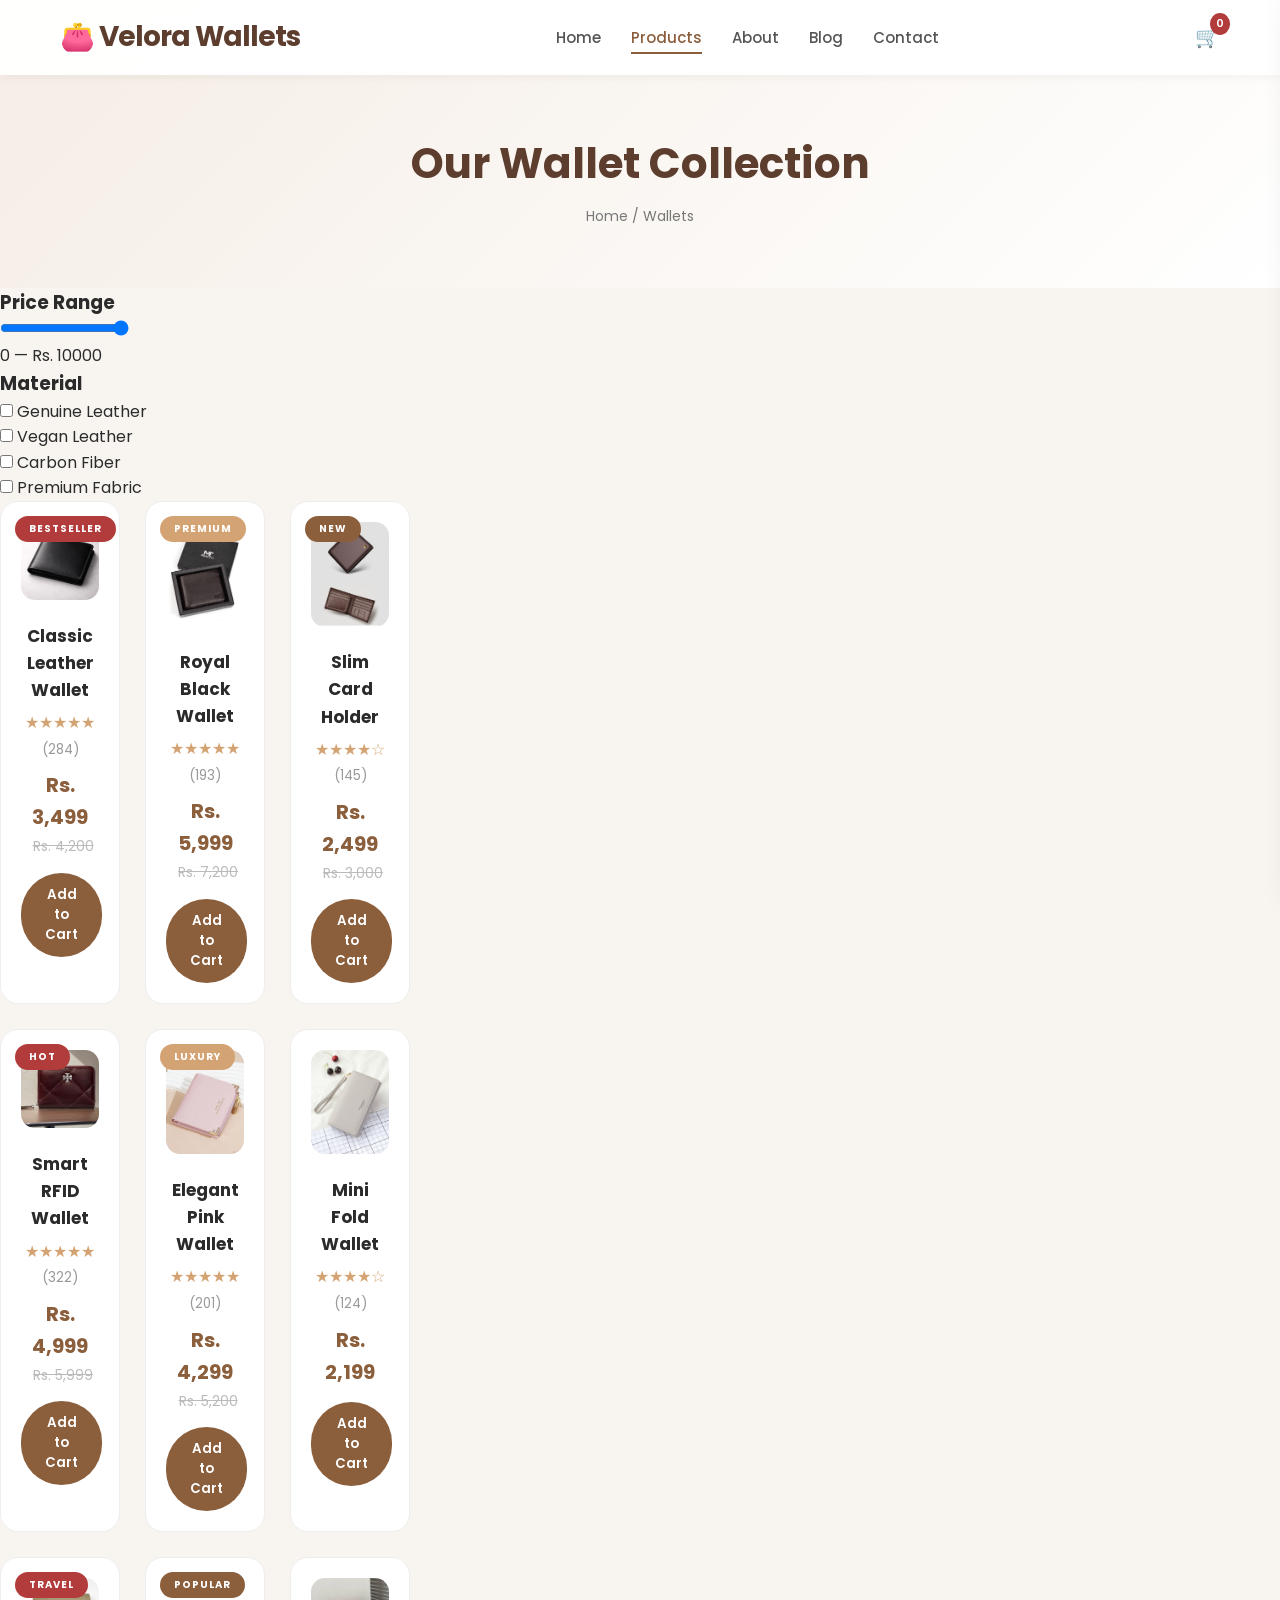
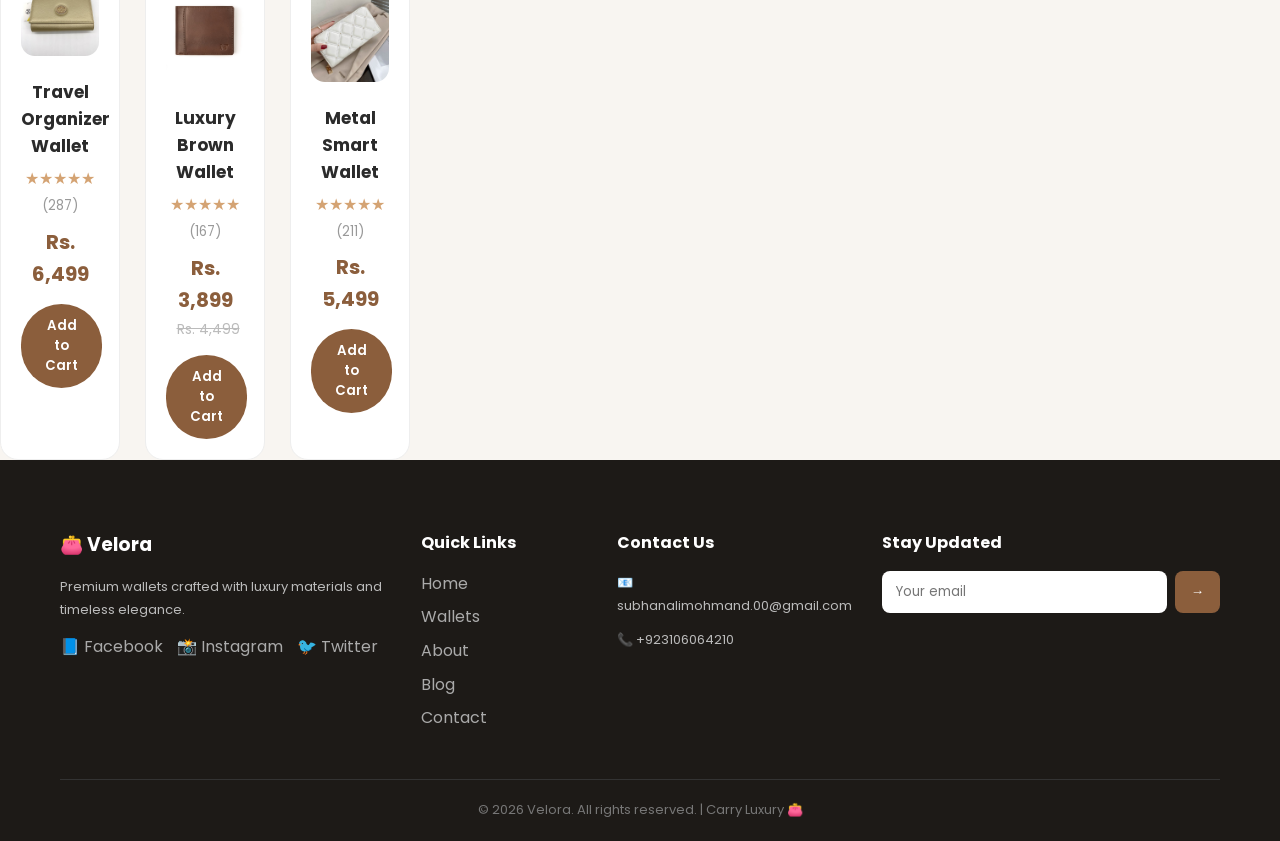
<file: products.html>
<!DOCTYPE html>
<html lang="en">
<head>
<meta charset="UTF-8">
<meta name="viewport" content="width=device-width, initial-scale=1.0">
<title>Products - Velora Wallets</title>

<link rel="stylesheet" href="style.css">

<link href="https://fonts.googleapis.com/css2?family=Poppins:wght@300;400;500;600;700&display=swap" rel="stylesheet">

</head>
<body>

<header>

<div class="navbar">

  <h2 class="logo">👛 Velora Wallets</h2>

  
  <nav>
    <ul class="nav-links">
      <li><a href="index.html">Home</a></li>
      <li><a href="products.html" class="active">Products</a></li>
      <li><a href="about.html">About</a></li>
      <li><a href="blog.html">Blog</a></li>
      <li><a href="contact.html">Contact</a></li>
    </ul>
  </nav>

  <div class="nav-icons">
    <div class="cart-icon" onclick="showCart()">
      🛒 <span id="cartCount">0</span>
    </div>

    <span class="hamburger" onclick="toggleMenu()">☰</span>
  </div>

</div>

</header>

<!-- CART SIDEBAR -->

<div class="cart-sidebar" id="cartSidebar">

  <div class="cart-header">
    <h3>Your Cart 🛒</h3>

    <span onclick="closeCart()" style="cursor:pointer;font-size:22px;">
      ✕
    </span>
  </div>

  <div class="cart-items" id="cartItems">

    <p style="color:#aaa;text-align:center;margin-top:40px;">
      Your cart is empty
    </p>

  </div>

  <div class="cart-total" id="cartTotal" style="display:none;">

    <strong>
      Total: Rs. <span id="totalPrice">0</span>
    </strong>

    <button onclick="checkout()">Checkout</button>

  </div>

</div>

<div class="overlay" id="overlay" onclick="closeCart()"></div>

<!-- PAGE HEADER -->

<section class="page-header">

  <h1>Our Wallet Collection</h1>

  <p>Home / Wallets</p>

</section>

<!-- PRODUCTS PAGE -->

<section class="products-page">

  <!-- SIDEBAR -->

  <div class="sidebar">

   
     

    <!-- PRICE RANGE -->

    <h3>Price Range</h3>

    <input type="range"
    min="0"
    max="10000"
    value="10000"
    step="500"
    id="priceRange"
    oninput="filterByPrice(this.value)">

    <p>
      0 — Rs. <span id="priceValue">10000</span>
    </p>

    <!-- MATERIAL -->

    <h3>Material</h3>

    <ul class="filter-list">

      <li>
        <label>
          <input type="checkbox" onchange="filterMaterial()">
          Genuine Leather
        </label>
      </li>

      <li>
        <label>
          <input type="checkbox" onchange="filterMaterial()">
          Vegan Leather
        </label>
      </li>

      <li>
        <label>
          <input type="checkbox" onchange="filterMaterial()">
          Carbon Fiber
        </label>
      </li>

      <li>
        <label>
          <input type="checkbox" onchange="filterMaterial()">
          Premium Fabric
        </label>
      </li>

    </ul>

  </div>

  <!-- PRODUCTS GRID -->

  <div class="products-grid">

   <div class="products-grid">

  <!-- PRODUCT 1 -->
  <div class="product-card leather mens">
    <span class="badge bestseller">BESTSELLER</span>

    <img src="images/blackwallet.jpg" alt="Classic Leather Wallet">

    <h3>Classic Leather Wallet</h3>

    <div class="rating">
      ★★★★★ <small>(284)</small>
    </div>

    <p>
      <span class="sale-price">Rs. 3,499</span>
      <span class="original-price">Rs. 4,200</span>
    </p>

    <button>Add to Cart</button>
  </div>

  <!-- PRODUCT 2 -->
  <div class="product-card luxury mens">
    <span class="badge premium">PREMIUM</span>

    <img src="images/luxuryleather.jpg" alt="Royal Black Wallet">

    <h3>Royal Black Wallet</h3>

    <div class="rating">
      ★★★★★ <small>(193)</small>
    </div>

    <p>
      <span class="sale-price">Rs. 5,999</span>
      <span class="original-price">Rs. 7,200</span>
    </p>

    <button>Add to Cart</button>
  </div>

  <!-- PRODUCT 3 -->
  <div class="product-card minimal mens">
    <span class="badge new">NEW</span>

    <img src="images/slimwallet.jpg" alt="Slim Card Holder">

    <h3>Slim Card Holder</h3>

    <div class="rating">
      ★★★★☆ <small>(145)</small>
    </div>

    <p>
      <span class="sale-price">Rs. 2,499</span>
      <span class="original-price">Rs. 3,000</span>
    </p>

    <button>Add to Cart</button>
  </div>

  <!-- PRODUCT 4 -->
  <div class="product-card smart mens">
    <span class="badge bestseller">HOT</span>

    <img src="images/diamondwallet.jpg" alt="Smart RFID Wallet">

    <h3>Smart RFID Wallet</h3>

    <div class="rating">
      ★★★★★ <small>(322)</small>
    </div>

    <p>
      <span class="sale-price">Rs. 4,999</span>
      <span class="original-price">Rs. 5,999</span>
    </p>

    <button>Add to Cart</button>
  </div>

  <!-- PRODUCT 5 -->
  <div class="product-card womens luxury">
    <span class="badge premium">LUXURY</span>

    <img src="images/pinkwallet.jpg" alt="Elegant Pink Wallet">

    <h3>Elegant Pink Wallet</h3>

    <div class="rating">
      ★★★★★ <small>(201)</small>
    </div>

    <p>
      <span class="sale-price">Rs. 4,299</span>
      <span class="original-price">Rs. 5,200</span>
    </p>

    <button>Add to Cart</button>
  </div>

  <!-- PRODUCT 6 -->
  <div class="product-card womens minimal">
    <img src="images/designerwallet.jpg" alt="Mini Fold Wallet">

    <h3>Mini Fold Wallet</h3>

    <div class="rating">
      ★★★★☆ <small>(124)</small>
    </div>

    <p>
      <span class="sale-price">Rs. 2,199</span>
    </p>

    <button>Add to Cart</button>
  </div>

  <!-- PRODUCT 7 -->
  <div class="product-card travel mens">
    <span class="badge bestseller">TRAVEL</span>

    <img src="images/goldwallet.jpg" alt="Travel Organizer Wallet">

    <h3>Travel Organizer Wallet</h3>

    <div class="rating">
      ★★★★★ <small>(287)</small>
    </div>

    <p>
      <span class="sale-price">Rs. 6,499</span>
    </p>

    <button>Add to Cart</button>
  </div>

  <!-- PRODUCT 8 -->
  <div class="product-card leather womens">
    <span class="badge new">POPULAR</span>

    <img src="images/brownwallet.jpg" alt="Luxury Brown Wallet">

    <h3>Luxury Brown Wallet</h3>

    <div class="rating">
      ★★★★★ <small>(167)</small>
    </div>

    <p>
      <span class="sale-price">Rs. 3,899</span>
      <span class="original-price">Rs. 4,499</span>
    </p>

    <button>Add to Cart</button>
  </div>

  <!-- PRODUCT 9 -->
  <div class="product-card smart minimal">
    <img src="images/womenluxury.jpg" alt="Metal Smart Wallet">

    <h3>Metal Smart Wallet</h3>

    <div class="rating">
      ★★★★★ <small>(211)</small>
    </div>

    <p>
      <span class="sale-price">Rs. 5,499</span>
    </p>

    <button>Add to Cart</button>
  </div>

</div>

    </div>

  </div>

</section>

<!-- FOOTER -->

<footer>

  <div class="footer-content">

    <div class="footer-col">

      <h3>👛 Velora</h3>

      <p>
        Premium wallets crafted with luxury materials and timeless elegance.
      </p>

      <div class="social-links">
        <a href="#">📘 Facebook</a>
        <a href="#">📸 Instagram</a>
        <a href="#">🐦 Twitter</a>
      </div>

    </div>

    <div class="footer-col">

      <h4>Quick Links</h4>

      <ul>
        <li><a href="index.html">Home</a></li>
        <li><a href="products.html">Wallets</a></li>
        <li><a href="about.html">About</a></li>
        <li><a href="blog.html">Blog</a></li>
        <li><a href="contact.html">Contact</a></li>
      </ul>

    </div>

    <div class="footer-col">

      <h4>Contact Us</h4>

      <p>📧subhanalimohmand.00@gmail.com</p>
      <p>📞 +923106064210</p>

    </div>

    <div class="footer-col">

      <h4>Stay Updated</h4>

      <form class="footer-newsletter" onsubmit="subscribe(event)">

        <input type="email" placeholder="Your email" required>

        <button type="submit">→</button>

      </form>

    </div>

  </div>

  <div class="footer-bottom">

    <p>
      © 2026 Velora. All rights reserved. | Carry Luxury 👛
    </p>

  </div>

</footer>

<script src="script.js"></script>

</body>
</html>
</file>
<file: style.css>
* {
  margin: 0;
  padding: 0;
  box-sizing: border-box;
  font-family: 'Poppins', sans-serif;
}

html {
  scroll-behavior: smooth;
}

body {
  background: #f8f5f1;
  color: #2b2b2b;
  line-height: 1.6;
  overflow-x: hidden;
}

/* ========== NAVBAR ========== */
.navbar {
  display: flex;
  justify-content: space-between;
  align-items: center;
  padding: 15px 60px;
  background: rgba(255,255,255,0.96);
  position: fixed;
  width: 100%;
  top: 0;
  z-index: 1000;
  backdrop-filter: blur(12px);
  box-shadow: 0 2px 15px rgba(0,0,0,0.05);
  transition: 0.3s;
}

.logo {
  font-size: 28px;
  font-weight: 700;
  color: #5c3d2e;
  letter-spacing: -1px;
  cursor: pointer;
}

.nav-links {
  display: flex;
  list-style: none;
  gap: 30px;
}

.nav-links a {
  text-decoration: none;
  color: #555;
  font-weight: 500;
  font-size: 15px;
  position: relative;
  transition: 0.3s;
}

.nav-links a::after {
  content: '';
  position: absolute;
  left: 0;
  bottom: -6px;
  width: 0;
  height: 2px;
  background: #8b5e3c;
  transition: 0.3s;
}

.nav-links a:hover::after,
.nav-links a.active::after {
  width: 100%;
}

.nav-links a:hover,
.nav-links a.active {
  color: #8b5e3c;
}

.nav-icons {
  display: flex;
  align-items: center;
  gap: 20px;
  font-size: 20px;
}

.cart-icon {
  position: relative;
  cursor: pointer;
  transition: 0.3s;
}

.cart-icon:hover {
  transform: scale(1.08);
}

#cartCount {
  position: absolute;
  top: -8px;
  right: -10px;
  background: #b23b3b;
  color: white;
  font-size: 11px;
  padding: 2px 6px;
  border-radius: 50%;
  font-weight: 600;
}

.hamburger {
  display: none;
  cursor: pointer;
  font-size: 24px;
}

/* ========== CART SIDEBAR ========== */
.cart-sidebar {
  position: fixed;
  top: 0;
  right: -400px;
  width: 380px;
  height: 100vh;
  background: white;
  z-index: 2000;
  transition: 0.4s ease;
  display: flex;
  flex-direction: column;
  box-shadow: -5px 0 30px rgba(0,0,0,0.15);
}

.cart-sidebar.open {
  right: 0;
}

.cart-header {
  display: flex;
  justify-content: space-between;
  align-items: center;
  padding: 22px;
  border-bottom: 1px solid #eee;
}

.cart-header h3 {
  color: #5c3d2e;
}

.cart-items {
  flex: 1;
  overflow-y: auto;
  padding: 20px;
}

.cart-item {
  display: flex;
  gap: 14px;
  align-items: center;
  margin-bottom: 16px;
  padding-bottom: 16px;
  border-bottom: 1px solid #f0f0f0;
}

.cart-item img {
  width: 65px;
  height: 65px;
  border-radius: 10px;
  object-fit: cover;
}

.cart-item-info {
  flex: 1;
}

.cart-item-info h4 {
  font-size: 14px;
}

.cart-item-info p {
  color: #8b5e3c;
  font-weight: 600;
  font-size: 13px;
}

.cart-item-remove {
  color: #b23b3b;
  cursor: pointer;
  font-size: 18px;
}

.cart-total {
  padding: 20px;
  border-top: 2px solid #eee;
  text-align: center;
}

.cart-total button {
  width: 100%;
  margin-top: 12px;
  padding: 13px;
  background: #8b5e3c;
  color: white;
  border: none;
  border-radius: 10px;
  cursor: pointer;
  font-weight: 600;
  transition: 0.3s;
}

.cart-total button:hover {
  background: #5c3d2e;
}

.overlay {
  position: fixed;
  top: 0;
  left: 0;
  width: 100%;
  height: 100%;
  background: rgba(0,0,0,0.45);
  z-index: 1500;
  display: none;
}

.overlay.show {
  display: block;
}

/* ========== PAGE HEADER ========== */
.page-header {
  padding: 130px 20px 60px;
  text-align: center;
  background: linear-gradient(135deg, #f5ede5 0%, #ffffff 100%);
}

.page-header h1 {
  font-size: 42px;
  color: #5c3d2e;
  margin-bottom: 8px;
}

.page-header p {
  color: #777;
  font-size: 14px;
}

/* ========== HERO SECTION ========== */
.hero {
  min-height: 100vh;
  display: flex;
  align-items: center;
  justify-content: center;
  text-align: center;
  padding: 130px 20px 70px;
  background: linear-gradient(135deg, #f8f5f1 0%, #ffffff 50%, #efe5dc 100%);
  position: relative;
  overflow: hidden;
}

.hero::before {
  content: '';
  position: absolute;
  width: 420px;
  height: 420px;
  background: radial-gradient(circle, rgba(139,94,60,0.08) 0%, transparent 70%);
  top: -100px;
  right: -120px;
  border-radius: 50%;
  animation: float 7s ease-in-out infinite;
}

.hero::after {
  content: '';
  position: absolute;
  width: 320px;
  height: 320px;
  background: radial-gradient(circle, rgba(139,94,60,0.06) 0%, transparent 70%);
  bottom: -80px;
  left: -70px;
  border-radius: 50%;
  animation: float 9s ease-in-out infinite reverse;
}

@keyframes float {
  0%,100% {
    transform: translateY(0);
  }
  50% {
    transform: translateY(-25px);
  }
}

.hero-content {
  max-width: 760px;
  position: relative;
  z-index: 1;
  animation: fadeInUp 1s ease;
}

.hero h1 {
  font-size: 58px;
  color: #3e2a1f;
  margin-bottom: 18px;
  line-height: 1.15;
}

.hero p {
  font-size: 17px;
  color: #555;
  margin-bottom: 32px;
  line-height: 1.8;
}

.hero-buttons {
  display: flex;
  justify-content: center;
  gap: 16px;
  flex-wrap: wrap;
  margin-bottom: 40px;
}

.btn {
  padding: 14px 34px;
  border-radius: 50px;
  font-weight: 600;
  font-size: 15px;
  text-decoration: none;
  transition: 0.3s;
  border: 2px solid transparent;
  cursor: pointer;
}

.btn-primary {
  background: #8b5e3c;
  color: white;
}

.btn-primary:hover {
  background: #5c3d2e;
  transform: translateY(-3px);
  box-shadow: 0 12px 30px rgba(92,61,46,0.25);
}

.btn-outline {
  border-color: #8b5e3c;
  color: #8b5e3c;
  background: transparent;
}

.btn-outline:hover {
  background: #8b5e3c;
  color: white;
}

.hero-stats {
  display: flex;
  justify-content: center;
  gap: 40px;
  flex-wrap: wrap;
}

.stat {
  text-align: center;
  color: #555;
  font-size: 14px;
}

.stat-number {
  font-size: 30px;
  color: #8b5e3c;
  font-weight: 700;
}

/* ========== CATEGORY SECTION ========== */
.categories {
  padding: 90px 60px;
  text-align: center;
}

.categories h2 {
  font-size: 38px;
  color: #3e2a1f;
  margin-bottom: 10px;
}

.categories > p {
  color: #777;
  margin-bottom: 45px;
}

.category-grid {
  display: grid;
  grid-template-columns: repeat(6, 1fr);
  gap: 22px;
  max-width: 1150px;
  margin: auto;
}

.cat-card {
  background: white;
  padding: 35px 15px;
  border-radius: 18px;
  border: 1px solid #eee;
  transition: 0.3s;
  cursor: pointer;
}

.cat-card:hover {
  transform: translateY(-10px);
  box-shadow: 0 18px 35px rgba(0,0,0,0.08);
  border-color: #8b5e3c;
}

.cat-card span {
  font-size: 42px;
  display: block;
  margin-bottom: 12px;
}

.cat-card h3 {
  color: #3e2a1f;
  font-size: 16px;
  margin-bottom: 5px;
}

.cat-card p {
  color: #888;
  font-size: 13px;
}

/* ========== PRODUCT GRID ========== */
.bestsellers {
  padding: 90px 60px;
  background: #fcfaf8;
}

.section-header {
  display: flex;
  justify-content: space-between;
  align-items: center;
  max-width: 1150px;
  margin: 0 auto 45px;
}

.section-header h2 {
  font-size: 38px;
  color: #3e2a1f;
}

.view-all {
  color: #8b5e3c;
  text-decoration: none;
  font-weight: 600;
}

.product-grid,
.products-grid {
  display: grid;
  gap: 25px;
}

.product-grid {
  grid-template-columns: repeat(4, 1fr);
  max-width: 1150px;
  margin: auto;
}

.products-grid {
  grid-template-columns: repeat(3, 1fr);
  flex: 1;
}

.product-card {
  background: white;
  border-radius: 18px;
  padding: 20px;
  text-align: center;
  border: 1px solid #eee;
  overflow: hidden;
  position: relative;
  transition: 0.3s;
}

.product-card:hover {
  transform: translateY(-10px);
  box-shadow: 0 18px 35px rgba(0,0,0,0.1);
}

.product-card img {
  width: 100%;
  border-radius: 14px;
  margin-bottom: 15px;
  transition: 0.3s;
}

.product-card:hover img {
  transform: scale(1.05);
}

.badge {
  position: absolute;
  top: 14px;
  left: 14px;
  padding: 5px 14px;
  border-radius: 30px;
  font-size: 10px;
  font-weight: 700;
  color: white;
  letter-spacing: 1px;
  text-transform: uppercase;
}

.bestseller {
  background: #b23b3b;
}

.new {
  background: #8b5e3c;
}

.premium {
  background: #d4a373;
}

.product-card h3 {
  font-size: 17px;
  color: #2b2b2b;
  margin-bottom: 6px;
}

.rating {
  color: #d4a373;
  margin-bottom: 8px;
}

.rating small {
  color: #999;
}

.sale-price {
  font-size: 20px;
  font-weight: 700;
  color: #8b5e3c;
}

.original-price {
  color: #bbb;
  text-decoration: line-through;
  margin-left: 6px;
  font-size: 14px;
}

.product-card button {
  margin-top: 14px;
  padding: 12px 24px;
  border: none;
  border-radius: 50px;
  background: #8b5e3c;
  color: white;
  font-weight: 600;
  cursor: pointer;
  transition: 0.3s;
}

.product-card button:hover {
  background: #5c3d2e;
  transform: scale(1.05);
}

/* ========== WHY US ========== */
.why-us {
  padding: 90px 60px;
  text-align: center;
}

.why-us h2 {
  font-size: 38px;
  color: #3e2a1f;
  margin-bottom: 10px;
}

.why-us > p {
  color: #777;
  margin-bottom: 45px;
}

.features-grid {
  display: grid;
  grid-template-columns: repeat(3, 1fr);
  gap: 25px;
  max-width: 1150px;
  margin: auto;
}

.feature-card {
  background: white;
  border-radius: 18px;
  padding: 35px 25px;
  border: 1px solid #eee;
  transition: 0.3s;
}

.feature-card:hover {
  transform: translateY(-8px);
  box-shadow: 0 16px 30px rgba(0,0,0,0.08);
}

.feature-card span {
  font-size: 44px;
  display: block;
  margin-bottom: 14px;
}

.feature-card h3 {
  color: #3e2a1f;
  margin-bottom: 10px;
}

.feature-card p {
  color: #666;
  font-size: 14px;
}

/* ========== TESTIMONIALS ========== */
.testimonials {
  padding: 90px 60px;
  background: linear-gradient(135deg, #f5ede5 0%, #ffffff 100%);
  text-align: center;
}

.testimonials h2 {
  font-size: 38px;
  color: #3e2a1f;
  margin-bottom: 45px;
}

.testimonial-grid {
  display: grid;
  grid-template-columns: repeat(3, 1fr);
  gap: 25px;
  max-width: 1150px;
  margin: auto;
}

.testimonial-card {
  background: white;
  border-radius: 18px;
  padding: 30px 25px;
  text-align: left;
  transition: 0.3s;
  box-shadow: 0 8px 22px rgba(0,0,0,0.05);
}

.testimonial-card:hover {
  transform: translateY(-6px);
}

.stars {
  color: #d4a373;
  margin-bottom: 12px;
}

.testimonial-card p {
  color: #666;
  font-size: 14px;
  line-height: 1.7;
  margin-bottom: 15px;
  font-style: italic;
}

.testimonial-card h4 {
  color: #8b5e3c;
}

/* ========== BLOG ========== */
.blog-preview,
.blog-page {
  padding: 90px 60px;
}

.blog-preview h2 {
  text-align: center;
  font-size: 38px;
  color: #3e2a1f;
  margin-bottom: 45px;
}

.blog-grid,
.blog-grid-full {
  display: grid;
  gap: 25px;
  max-width: 1150px;
  margin: auto;
}

.blog-grid {
  grid-template-columns: repeat(3, 1fr);
}

.blog-grid-full {
  grid-template-columns: repeat(2, 1fr);
}

.blog-card {
  background: white;
  border-radius: 18px;
  overflow: hidden;
  border: 1px solid #eee;
  transition: 0.3s;
}

.blog-card:hover {
  transform: translateY(-8px);
  box-shadow: 0 16px 35px rgba(0,0,0,0.08);
}

.blog-card img {
  width: 100%;
  height: 230px;
  object-fit: cover;
}

.blog-card-content {
  padding: 22px;
}

.blog-card-content h3 {
  color: #3e2a1f;
  margin-bottom: 10px;
}

.blog-card-content p {
  color: #666;
  font-size: 14px;
  margin-bottom: 14px;
}

.blog-card-content span {
  color: #8b5e3c;
  font-weight: 600;
  display: block;
}

.blog-card-content small {
  color: #999;
}

/* ========== ABOUT PAGE ========== */
.about-page {
  max-width: 1150px;
  margin: auto;
  padding: 70px 60px;
}

.about-hero {
  display: flex;
  gap: 50px;
  align-items: center;
  margin-bottom: 70px;
}

.about-text {
  flex: 1;
}

.about-text h2 {
  font-size: 38px;
  color: #3e2a1f;
  margin-bottom: 18px;
}

.about-text p {
  color: #666;
  margin-bottom: 15px;
  line-height: 1.8;
}

.about-text blockquote {
  border-left: 4px solid #8b5e3c;
  padding-left: 20px;
  color: #8b5e3c;
  font-style: italic;
  margin: 22px 0;
  font-size: 18px;
}

.about-stat {
  margin-top: 20px;
  font-weight: 600;
  color: #3e2a1f;
}

.about-stat span {
  display: block;
  font-size: 38px;
  color: #8b5e3c;
}

.about-image {
  flex: 1;
}

.about-image img {
  width: 100%;
  border-radius: 20px;
  box-shadow: 0 18px 35px rgba(0,0,0,0.1);
}

.values-section {
  text-align: center;
  margin-bottom: 60px;
}

.values-section h2 {
  font-size: 38px;
  color: #3e2a1f;
  margin-bottom: 10px;
}

.values-section > p {
  color: #777;
  margin-bottom: 40px;
}

.values-grid {
  display: grid;
  grid-template-columns: repeat(4, 1fr);
  gap: 22px;
}

.value-card {
  background: white;
  border-radius: 18px;
  padding: 32px 20px;
  border: 1px solid #eee;
  transition: 0.3s;
}

.value-card:hover {
  transform: translateY(-8px);
  box-shadow: 0 15px 30px rgba(0,0,0,0.08);
}

.value-card span {
  font-size: 42px;
  display: block;
  margin-bottom: 12px;
}

.value-card h3 {
  color: #3e2a1f;
  margin-bottom: 8px;
}

.value-card p {
  color: #666;
  font-size: 14px;
}

.contact-cta {
  background: linear-gradient(135deg, #8b5e3c 0%, #5c3d2e 100%);
  color: white;
  text-align: center;
  padding: 45px;
  border-radius: 20px;
}

.contact-cta h2 {
  margin-bottom: 10px;
}

.contact-cta p {
  opacity: 0.9;
}

/* ========== CONTACT PAGE ========== */
.contact-page {
  padding: 70px 60px;
}

.contact-container {
  display: flex;
  gap: 50px;
  max-width: 1150px;
  margin: auto;
}

.contact-info {
  flex: 1;
}

.contact-info h2 {
  font-size: 36px;
  color: #3e2a1f;
  margin-bottom: 15px;
}

.contact-info > p {
  color: #666;
  margin-bottom: 30px;
}

.contact-item {
  display: flex;
  gap: 16px;
  margin-bottom: 22px;
}

.contact-item span {
  font-size: 28px;
}

.contact-item h4 {
  color: #333;
}

.contact-item p {
  color: #777;
  font-size: 14px;
}

.social-links-contact h4 {
  margin-bottom: 12px;
}

.social-links-contact a {
  text-decoration: none;
  margin-right: 12px;
  color: #8b5e3c;
  font-weight: 500;
}

.contact-form {
  flex: 1;
  background: white;
  padding: 35px;
  border-radius: 20px;
  border: 1px solid #eee;
  box-shadow: 0 10px 25px rgba(0,0,0,0.05);
}

.contact-form form {
  display: flex;
  flex-direction: column;
  gap: 16px;
}

.contact-form label {
  font-weight: 600;
  color: #333;
}

.contact-form input,
.contact-form textarea {
  padding: 14px 16px;
  border-radius: 10px;
  border: 1px solid #ddd;
  outline: none;
  transition: 0.3s;
}

.contact-form input:focus,
.contact-form textarea:focus {
  border-color: #8b5e3c;
  box-shadow: 0 0 0 3px rgba(139,94,60,0.1);
}

/* ========== FOOTER ========== */
footer {
  background: #1d1a17;
  color: #bbb;
  padding: 70px 60px 20px;
}

.footer-content {
  max-width: 1200px;
  margin: auto;
  display: grid;
  grid-template-columns: 2fr 1fr 1fr 1.5fr;
  gap: 30px;
}

.footer-col h3,
.footer-col h4 {
  color: white;
  margin-bottom: 15px;
}

.footer-col p {
  font-size: 13px;
  line-height: 1.8;
  margin-bottom: 10px;
}

.social-links {
  display: flex;
  gap: 14px;
  flex-wrap: wrap;
  margin-top: 12px;
}

.social-links a {
  color: #aaa;
  text-decoration: none;
  transition: 0.3s;
}

.social-links a:hover {
  color: #d4a373;
}

.footer-col ul {
  list-style: none;
}

.footer-col ul li {
  margin-bottom: 8px;
}

.footer-col ul a {
  color: #aaa;
  text-decoration: none;
  transition: 0.3s;
}

.footer-col ul a:hover {
  color: white;
}

.footer-newsletter {
  display: flex;
  gap: 8px;
}

.footer-newsletter input {
  flex: 1;
  padding: 11px 14px;
  border-radius: 8px;
  border: none;
  outline: none;
}

.footer-newsletter button {
  padding: 11px 16px;
  background: #8b5e3c;
  border: none;
  border-radius: 8px;
  color: white;
  cursor: pointer;
  transition: 0.3s;
}

.footer-newsletter button:hover {
  background: #5c3d2e;
}

.footer-bottom {
  text-align: center;
  margin-top: 40px;
  border-top: 1px solid #333;
  padding-top: 20px;
  color: #777;
  font-size: 13px;
}

/* ========== TOAST ========== */
.toast {
  position: fixed;
  bottom: 30px;
  right: 30px;
  background: #5c3d2e;
  color: white;
  padding: 14px 24px;
  border-radius: 12px;
  font-weight: 600;
  z-index: 9999;
  animation: slideInToast 0.4s ease;
}

@keyframes slideInToast {
  from {
    opacity: 0;
    transform: translateX(120px);
  }
  to {
    opacity: 1;
    transform: translateX(0);
  }
}

@keyframes fadeInUp {
  from {
    opacity: 0;
    transform: translateY(40px);
  }
  to {
    opacity: 1;
    transform: translateY(0);
  }
}

/* ========== RESPONSIVE ========== */
@media (max-width: 1024px) {
  .category-grid {
    grid-template-columns: repeat(3, 1fr);
  }

  .product-grid,
  .products-grid,
  .features-grid,
  .testimonial-grid,
  .blog-grid,
  .blog-grid-full,
  .values-grid {
    grid-template-columns: repeat(2, 1fr);
  }

  .about-hero,
  .contact-container,
  .products-page {
    flex-direction: column;
  }

  .footer-content {
    grid-template-columns: 1fr 1fr;
  }
}

@media (max-width: 768px) {
  .navbar {
    padding: 15px 20px;
  }

  .nav-links {
    display: none;
    flex-direction: column;
    position: absolute;
    top: 72px;
    left: 0;
    width: 100%;
    background: white;
    padding: 20px;
    box-shadow: 0 10px 20px rgba(0,0,0,0.08);
  }

  .nav-links.active {
    display: flex;
  }

  .hamburger {
    display: block;
  }

  .hero h1 {
    font-size: 40px;
  }

  .categories,
  .bestsellers,
  .why-us,
  .testimonials,
  .blog-preview,
  .newsletter,
  .faq,
  .products-page,
  .about-page,
  .blog-page,
  .contact-page {
    padding: 50px 20px;
  }

  .category-grid,
  .product-grid,
  .products-grid,
  .features-grid,
  .testimonial-grid,
  .blog-grid,
  .blog-grid-full,
  .values-grid {
    grid-template-columns: 1fr;
  }

  .footer-content {
    grid-template-columns: 1fr;
  }

  .cart-sidebar {
    width: 300px;
  }
}
</file>
